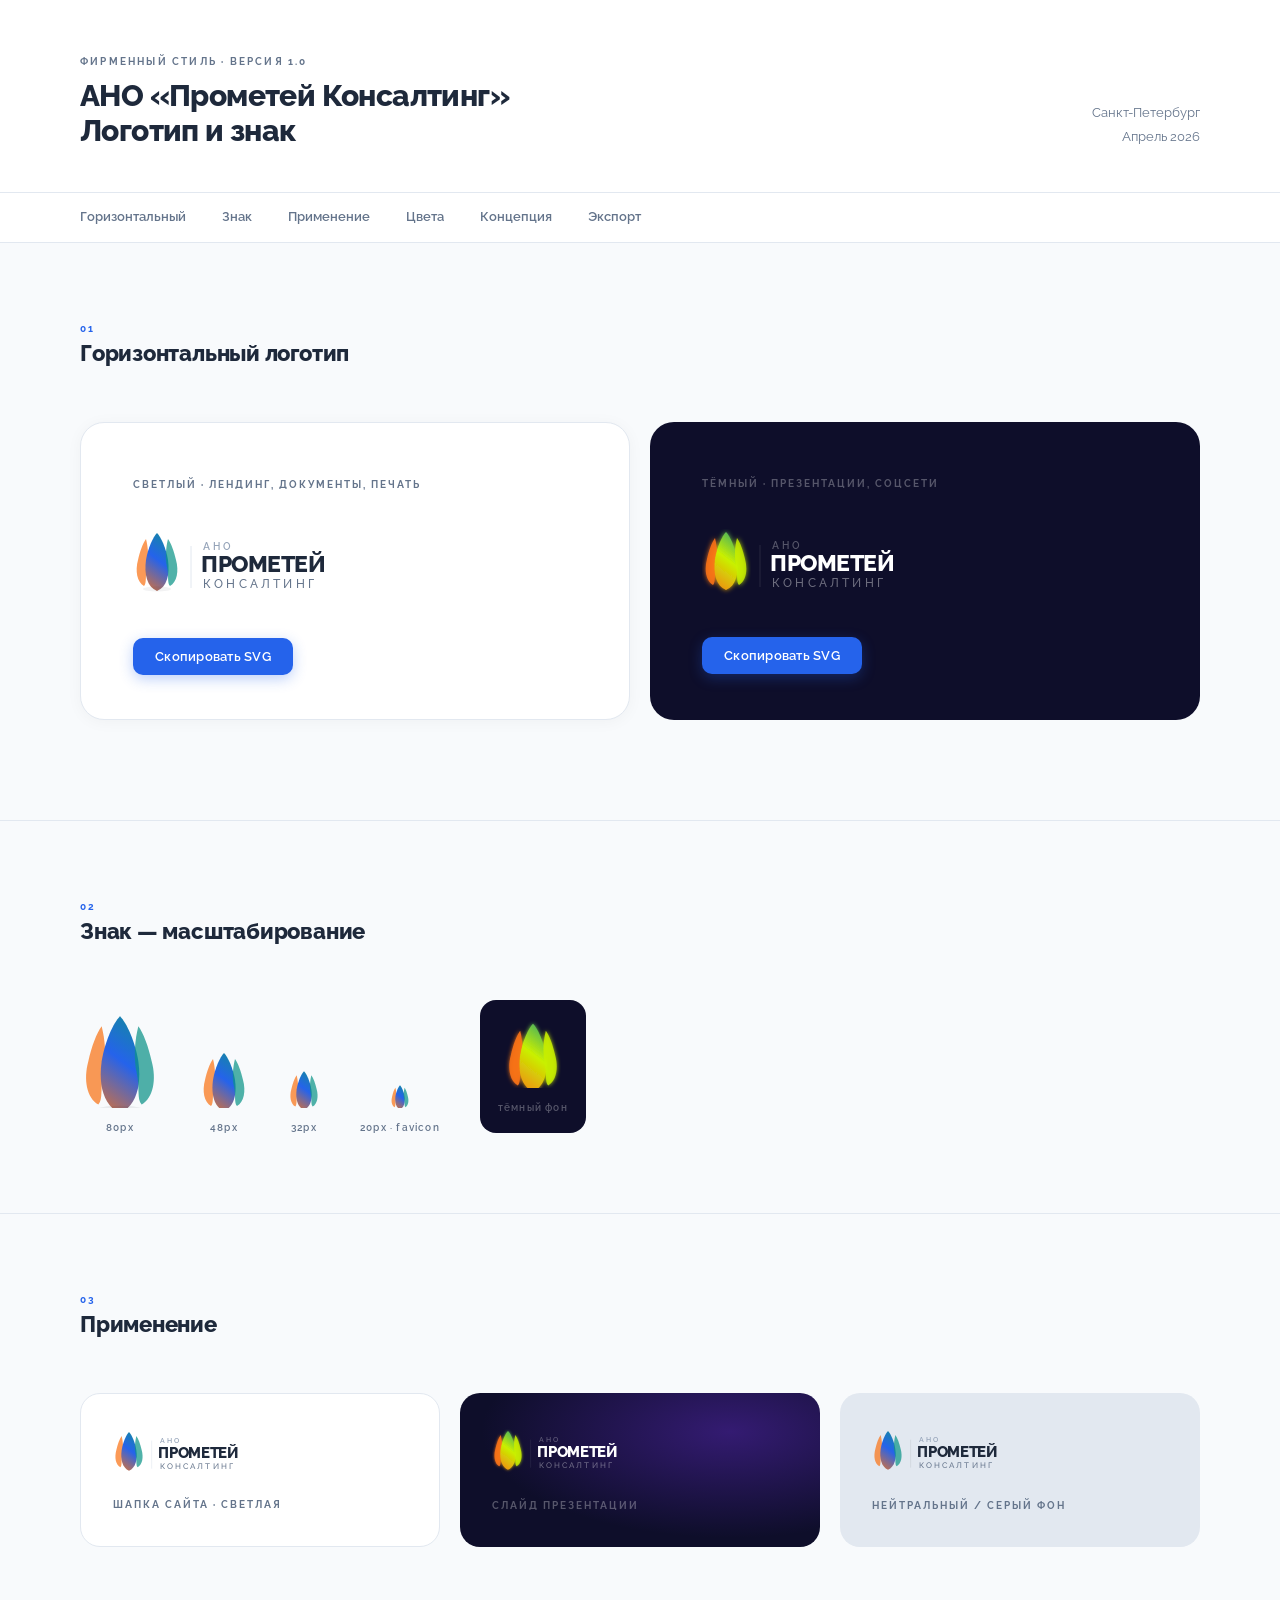
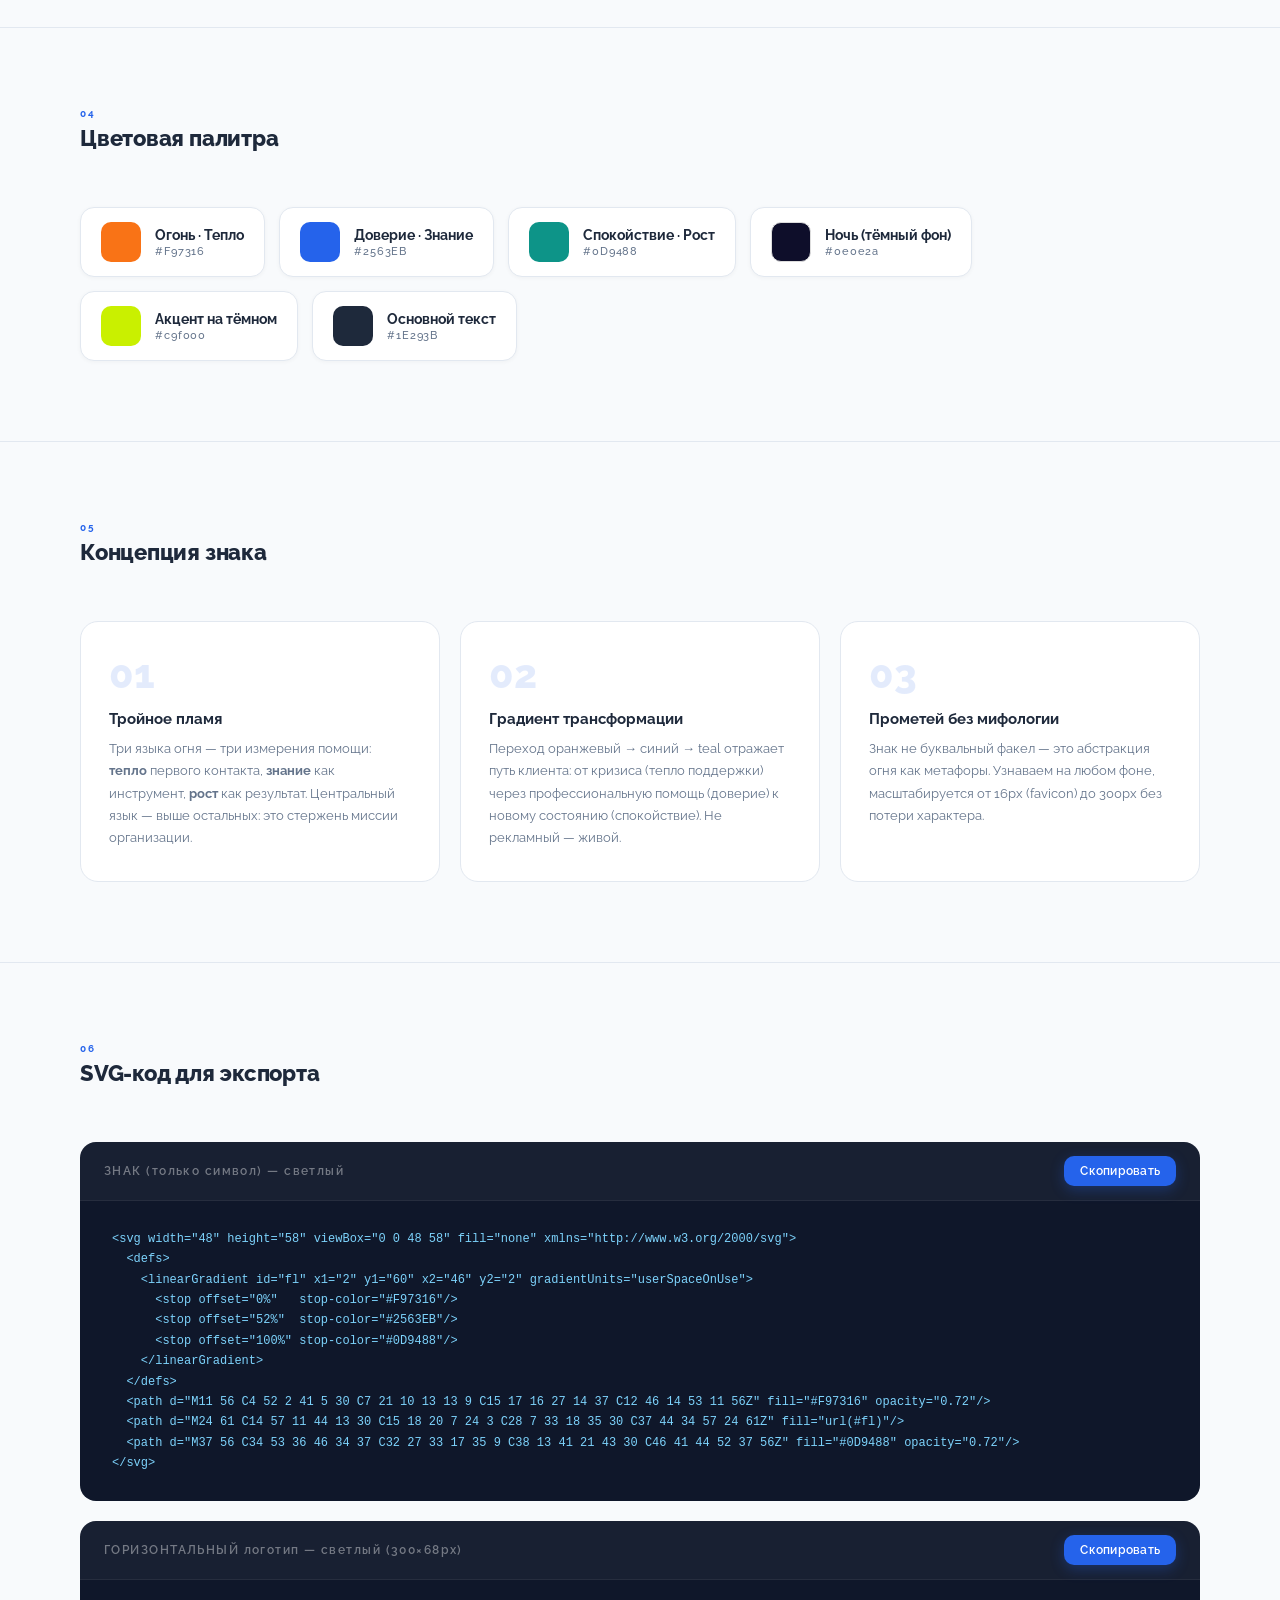
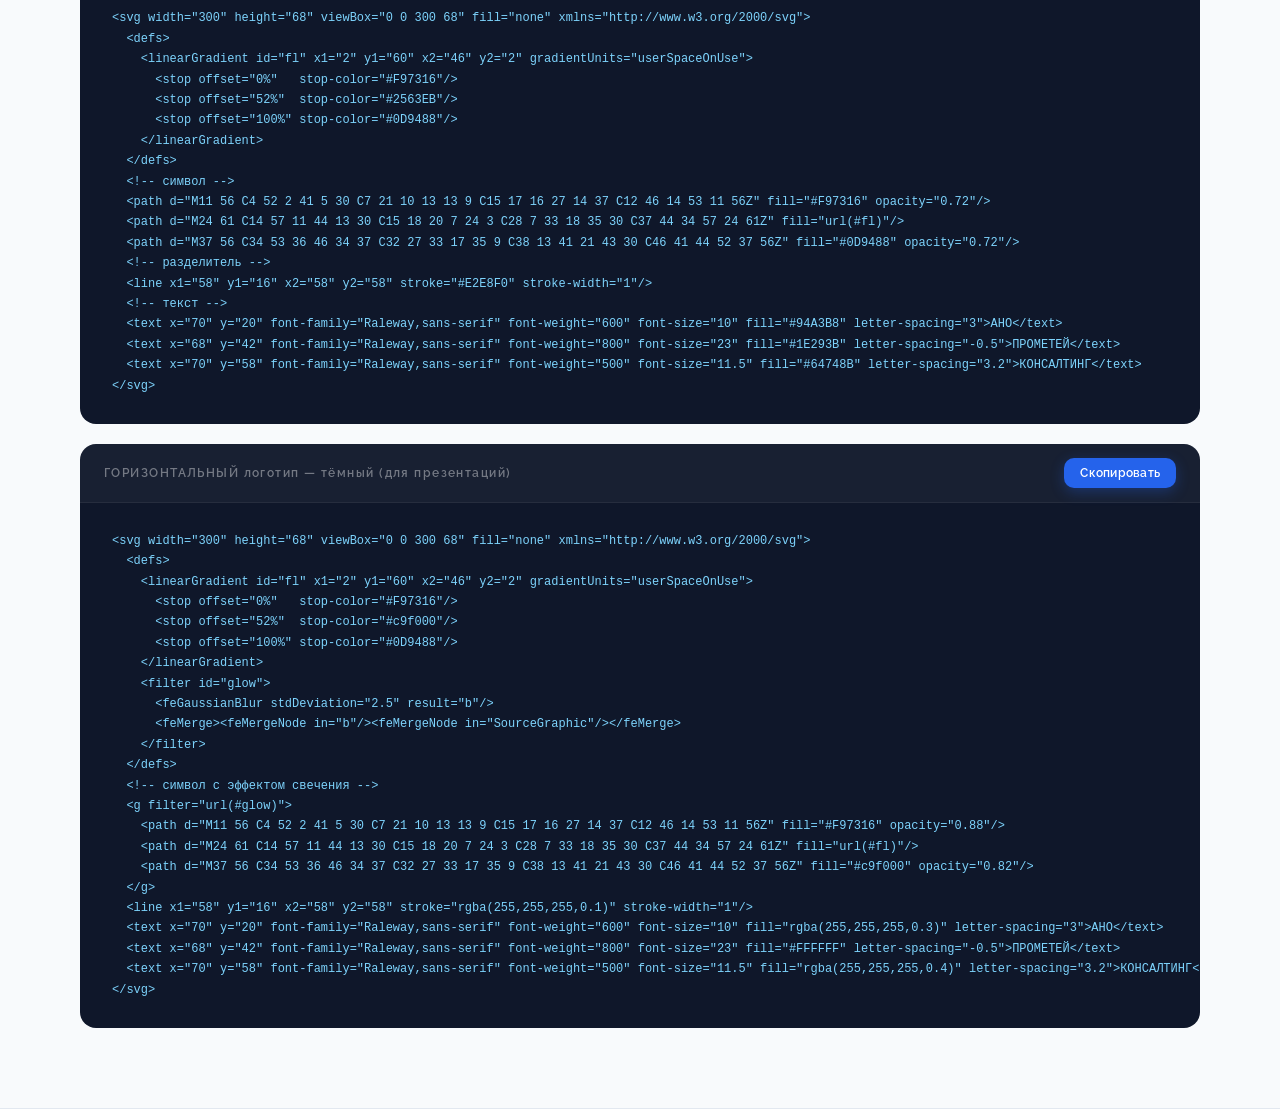
<file: logo.html>
<!DOCTYPE html>
<html lang="ru">
<head>
  <meta charset="UTF-8">
  <meta name="viewport" content="width=device-width, initial-scale=1.0">
  <title>Логотип — АНО «Прометей Консалтинг»</title>
  <link rel="preconnect" href="https://fonts.googleapis.com">
  <link href="https://fonts.googleapis.com/css2?family=Raleway:wght@300;400;500;600;700;800&display=swap" rel="stylesheet">
  <style>
    *, *::before, *::after { box-sizing: border-box; margin: 0; padding: 0; }

    :root {
      --blue:    #2563EB;
      --teal:    #0D9488;
      --orange:  #F97316;
      --dark:    #1E293B;
      --muted:   #64748B;
      --border:  #E2E8F0;
      --bg:      #F8FAFC;
      --surface: #FFFFFF;
      --bg-dark: #0e0e2a;
      --lime:    #c9f000;
    }

    html { font-family: 'Raleway', sans-serif; scroll-behavior: smooth; }
    body { background: var(--bg); color: var(--dark); min-height: 100vh; }

    /* ── PAGE HEADER ─────────────────────────── */
    .page-header {
      padding: 56px 80px 44px;
      border-bottom: 1px solid var(--border);
      display: flex;
      justify-content: space-between;
      align-items: flex-end;
      background: var(--surface);
    }
    .ph-eyebrow {
      font-size: 10px;
      font-weight: 700;
      letter-spacing: 0.22em;
      text-transform: uppercase;
      color: var(--muted);
      margin-bottom: 12px;
    }
    .ph-title {
      font-size: 30px;
      font-weight: 800;
      letter-spacing: -0.02em;
      line-height: 1.15;
    }
    .ph-meta {
      text-align: right;
      font-size: 13px;
      color: var(--muted);
      line-height: 1.8;
    }

    /* ── NAV ──────────────────────────────────── */
    .page-nav {
      display: flex;
      gap: 0;
      padding: 0 80px;
      border-bottom: 1px solid var(--border);
      background: var(--surface);
      position: sticky;
      top: 0;
      z-index: 10;
    }
    .nav-item {
      padding: 16px 0;
      margin-right: 36px;
      font-size: 13px;
      font-weight: 600;
      color: var(--muted);
      text-decoration: none;
      border-bottom: 2px solid transparent;
      transition: all 0.2s;
    }
    .nav-item:hover { color: var(--blue); border-bottom-color: var(--blue); }

    /* ── SECTIONS ─────────────────────────────── */
    .section {
      padding: 80px;
      border-bottom: 1px solid var(--border);
    }
    .section-num {
      font-size: 10px;
      font-weight: 700;
      letter-spacing: 0.22em;
      text-transform: uppercase;
      color: var(--blue);
      margin-bottom: 6px;
    }
    .section-title {
      font-size: 22px;
      font-weight: 800;
      letter-spacing: -0.01em;
      margin-bottom: 56px;
    }

    /* ── LOGO GRID ────────────────────────────── */
    .logo-grid {
      display: grid;
      grid-template-columns: 1fr 1fr;
      gap: 20px;
      margin-bottom: 20px;
    }
    .logo-card {
      border-radius: 24px;
      padding: 56px 52px 44px;
      display: flex;
      flex-direction: column;
      align-items: flex-start;
      gap: 40px;
    }
    .logo-card.on-light {
      background: var(--surface);
      border: 1px solid var(--border);
      box-shadow: 0 2px 16px rgba(0,0,0,0.04);
    }
    .logo-card.on-dark { background: var(--bg-dark); }
    .logo-card.on-grey { background: #CBD5E1; }

    .card-tag {
      font-size: 10px;
      font-weight: 700;
      letter-spacing: 0.2em;
      text-transform: uppercase;
    }
    .on-light .card-tag, .on-grey .card-tag { color: var(--muted); }
    .on-dark .card-tag  { color: rgba(255,255,255,0.3); }

    /* ── ICON SIZE SHOWCASE ───────────────────── */
    .icon-row {
      display: flex;
      gap: 40px;
      align-items: flex-end;
      flex-wrap: wrap;
    }
    .icon-item {
      display: flex;
      flex-direction: column;
      align-items: center;
      gap: 14px;
    }
    .icon-sz {
      font-size: 10px;
      font-weight: 600;
      letter-spacing: 0.12em;
      color: var(--muted);
    }
    .icon-dark-bg {
      background: var(--bg-dark);
      padding: 20px 18px;
      border-radius: 16px;
    }

    /* ── PALETTE ──────────────────────────────── */
    .palette-grid {
      display: flex;
      gap: 14px;
      flex-wrap: wrap;
    }
    .chip {
      display: flex;
      align-items: center;
      gap: 14px;
      padding: 14px 20px;
      background: var(--surface);
      border: 1px solid var(--border);
      border-radius: 14px;
      box-shadow: 0 1px 4px rgba(0,0,0,0.04);
    }
    .swatch {
      width: 40px; height: 40px;
      border-radius: 10px;
      flex-shrink: 0;
    }
    .chip-name { font-size: 14px; font-weight: 700; margin-bottom: 2px; }
    .chip-hex  { font-size: 11px; color: var(--muted); letter-spacing: 0.08em; font-weight: 500; }

    /* ── RATIONALE ────────────────────────────── */
    .rationale {
      display: grid;
      grid-template-columns: 1fr 1fr 1fr;
      gap: 20px;
    }
    .rat-card {
      background: var(--surface);
      border: 1px solid var(--border);
      border-radius: 18px;
      padding: 32px 28px;
    }
    .rat-num {
      font-size: 40px;
      font-weight: 800;
      color: var(--blue);
      opacity: 0.12;
      margin-bottom: 16px;
      line-height: 1;
    }
    .rat-title { font-size: 15px; font-weight: 700; margin-bottom: 10px; }
    .rat-text  { font-size: 13px; color: var(--muted); line-height: 1.7; }

    /* ── COPY BUTTON ──────────────────────────── */
    .copy-btn {
      display: inline-flex;
      align-items: center;
      gap: 8px;
      padding: 11px 22px;
      background: var(--blue);
      color: #fff;
      border: none;
      border-radius: 10px;
      font-family: 'Raleway', sans-serif;
      font-size: 13px;
      font-weight: 600;
      cursor: pointer;
      letter-spacing: 0.02em;
      transition: all 0.2s ease;
      box-shadow: 0 4px 14px rgba(37,99,235,0.3);
    }
    .copy-btn:hover { background: #1d4ed8; transform: translateY(-1px); box-shadow: 0 6px 18px rgba(37,99,235,0.38); }
    .copy-btn.ok    { background: var(--teal); box-shadow: 0 4px 14px rgba(13,148,136,0.35); }

    /* ── CODE BLOCK ───────────────────────────── */
    .code-wrap {
      background: #0f172a;
      border-radius: 16px;
      overflow: hidden;
      margin-top: 32px;
    }
    .code-header {
      display: flex;
      justify-content: space-between;
      align-items: center;
      padding: 14px 24px;
      background: rgba(255,255,255,0.04);
      border-bottom: 1px solid rgba(255,255,255,0.06);
    }
    .code-label {
      font-size: 12px;
      font-weight: 600;
      color: rgba(255,255,255,0.4);
      letter-spacing: 0.12em;
    }
    .code-block {
      padding: 28px 32px;
      overflow-x: auto;
    }
    .code-block pre {
      font-family: 'Fira Code', 'JetBrains Mono', 'Courier New', monospace;
      font-size: 12px;
      color: #7dd3fc;
      line-height: 1.7;
      white-space: pre;
    }

    /* ── FLAME ANIMATION ──────────────────────── */
    @keyframes breathe {
      0%,100% { transform: scaleY(1)   scaleX(1);    }
      30%      { transform: scaleY(1.025) scaleX(0.985); }
      60%      { transform: scaleY(0.975) scaleX(1.01);  }
    }
    .live { transform-origin: 50% 100%; animation: breathe 4s ease-in-out infinite; }

    /* ── USAGE EXAMPLES ───────────────────────── */
    .usage-grid {
      display: grid;
      grid-template-columns: 1fr 1fr 1fr;
      gap: 20px;
    }
    .usage-card {
      border-radius: 20px;
      padding: 36px 32px;
      display: flex;
      flex-direction: column;
      align-items: flex-start;
      gap: 24px;
    }
    .usage-label {
      font-size: 10px;
      font-weight: 700;
      letter-spacing: 0.2em;
      text-transform: uppercase;
      color: var(--muted);
      margin-top: auto;
    }
  </style>
</head>
<body>

<!-- ─────────────── PAGE HEADER ─────────────── -->
<header class="page-header">
  <div>
    <p class="ph-eyebrow">Фирменный стиль · Версия 1.0</p>
    <h1 class="ph-title">АНО «Прометей Консалтинг»<br>Логотип и знак</h1>
  </div>
  <div class="ph-meta">
    Санкт-Петербург<br>Апрель 2026
  </div>
</header>

<!-- ─────────────── NAV ─────────────── -->
<nav class="page-nav">
  <a href="#horizontal" class="nav-item">Горизонтальный</a>
  <a href="#icon"       class="nav-item">Знак</a>
  <a href="#usage"      class="nav-item">Применение</a>
  <a href="#palette"    class="nav-item">Цвета</a>
  <a href="#concept"    class="nav-item">Концепция</a>
  <a href="#export"     class="nav-item">Экспорт</a>
</nav>

<main>

<!-- ═══════════════════════════════════════════
     01  ГОРИЗОНТАЛЬНЫЙ ЛОГОТИП
════════════════════════════════════════════ -->
<section class="section" id="horizontal">
  <p class="section-num">01</p>
  <h2 class="section-title">Горизонтальный логотип</h2>

  <div class="logo-grid">

    <!-- СВЕТЛЫЙ -->
    <div class="logo-card on-light">
      <span class="card-tag">Светлый · лендинг, документы, печать</span>

      <svg id="logo-h-light" width="300" viewBox="0 0 300 68" fill="none" xmlns="http://www.w3.org/2000/svg">
        <defs>
          <linearGradient id="fl-hl" x1="2" y1="60" x2="46" y2="2" gradientUnits="userSpaceOnUse">
            <stop offset="0%"   stop-color="#F97316"/>
            <stop offset="52%"  stop-color="#2563EB"/>
            <stop offset="100%" stop-color="#0D9488"/>
          </linearGradient>
        </defs>
        <!-- ПЛАМЯ -->
        <g class="live">
          <!-- левый язык -->
          <path d="M11 56 C4 52 2 41 5 30 C7 21 10 13 13 9 C15 17 16 27 14 37 C12 46 14 53 11 56Z" fill="#F97316" opacity="0.72"/>
          <!-- центральный (самый высокий) -->
          <path d="M24 61 C14 57 11 44 13 30 C15 18 20 7 24 3 C28 7 33 18 35 30 C37 44 34 57 24 61Z" fill="url(#fl-hl)"/>
          <!-- правый язык -->
          <path d="M37 56 C34 53 36 46 34 37 C32 27 33 17 35 9 C38 13 41 21 43 30 C46 41 44 52 37 56Z" fill="#0D9488" opacity="0.72"/>
          <!-- основание-тень -->
          <ellipse cx="24" cy="59" rx="14" ry="2.5" fill="#1E293B" opacity="0.06"/>
        </g>
        <!-- разделитель -->
        <line x1="58" y1="16" x2="58" y2="58" stroke="#E2E8F0" stroke-width="1"/>
        <!-- АНО -->
        <text x="70" y="20" font-family="Raleway,sans-serif" font-weight="600" font-size="10" fill="#94A3B8" letter-spacing="3">АНО</text>
        <!-- ПРОМЕТЕЙ -->
        <text x="68" y="42" font-family="Raleway,sans-serif" font-weight="800" font-size="23" fill="#1E293B" letter-spacing="-0.5">ПРОМЕТЕЙ</text>
        <!-- КОНСАЛТИНГ -->
        <text x="70" y="58" font-family="Raleway,sans-serif" font-weight="500" font-size="11.5" fill="#64748B" letter-spacing="3.2">КОНСАЛТИНГ</text>
      </svg>

      <button class="copy-btn" onclick="copySVG('logo-h-light', this)">
        Скопировать SVG
      </button>
    </div>

    <!-- ТЁМНЫЙ -->
    <div class="logo-card on-dark">
      <span class="card-tag">Тёмный · презентации, соцсети</span>

      <svg id="logo-h-dark" width="300" viewBox="0 0 300 68" fill="none" xmlns="http://www.w3.org/2000/svg">
        <defs>
          <linearGradient id="fl-hd" x1="2" y1="60" x2="46" y2="2" gradientUnits="userSpaceOnUse">
            <stop offset="0%"   stop-color="#F97316"/>
            <stop offset="52%"  stop-color="#c9f000"/>
            <stop offset="100%" stop-color="#0D9488"/>
          </linearGradient>
          <filter id="glow-h">
            <feGaussianBlur stdDeviation="2.5" result="b"/>
            <feMerge><feMergeNode in="b"/><feMergeNode in="SourceGraphic"/></feMerge>
          </filter>
        </defs>
        <g class="live" filter="url(#glow-h)">
          <path d="M11 56 C4 52 2 41 5 30 C7 21 10 13 13 9 C15 17 16 27 14 37 C12 46 14 53 11 56Z" fill="#F97316" opacity="0.88"/>
          <path d="M24 61 C14 57 11 44 13 30 C15 18 20 7 24 3 C28 7 33 18 35 30 C37 44 34 57 24 61Z" fill="url(#fl-hd)"/>
          <path d="M37 56 C34 53 36 46 34 37 C32 27 33 17 35 9 C38 13 41 21 43 30 C46 41 44 52 37 56Z" fill="#c9f000" opacity="0.82"/>
        </g>
        <line x1="58" y1="16" x2="58" y2="58" stroke="rgba(255,255,255,0.1)" stroke-width="1"/>
        <text x="70" y="20" font-family="Raleway,sans-serif" font-weight="600" font-size="10" fill="rgba(255,255,255,0.3)" letter-spacing="3">АНО</text>
        <text x="68" y="42" font-family="Raleway,sans-serif" font-weight="800" font-size="23" fill="#FFFFFF" letter-spacing="-0.5">ПРОМЕТЕЙ</text>
        <text x="70" y="58" font-family="Raleway,sans-serif" font-weight="500" font-size="11.5" fill="rgba(255,255,255,0.4)" letter-spacing="3.2">КОНСАЛТИНГ</text>
      </svg>

      <button class="copy-btn" onclick="copySVG('logo-h-dark', this)">
        Скопировать SVG
      </button>
    </div>
  </div>
</section>


<!-- ═══════════════════════════════════════════
     02  ЗНАК — МАСШТАБИРОВАНИЕ
════════════════════════════════════════════ -->
<section class="section" id="icon">
  <p class="section-num">02</p>
  <h2 class="section-title">Знак — масштабирование</h2>

  <div class="icon-row">

    <!-- 160px — светлый -->
    <div class="icon-item">
      <svg width="80" height="97" viewBox="0 0 48 58" fill="none" xmlns="http://www.w3.org/2000/svg">
        <defs>
          <linearGradient id="fi-a" x1="2" y1="60" x2="46" y2="2" gradientUnits="userSpaceOnUse">
            <stop offset="0%"   stop-color="#F97316"/>
            <stop offset="52%"  stop-color="#2563EB"/>
            <stop offset="100%" stop-color="#0D9488"/>
          </linearGradient>
        </defs>
        <g class="live">
          <path d="M11 56 C4 52 2 41 5 30 C7 21 10 13 13 9 C15 17 16 27 14 37 C12 46 14 53 11 56Z" fill="#F97316" opacity="0.72"/>
          <path d="M24 61 C14 57 11 44 13 30 C15 18 20 7 24 3 C28 7 33 18 35 30 C37 44 34 57 24 61Z" fill="url(#fi-a)"/>
          <path d="M37 56 C34 53 36 46 34 37 C32 27 33 17 35 9 C38 13 41 21 43 30 C46 41 44 52 37 56Z" fill="#0D9488" opacity="0.72"/>
          <ellipse cx="24" cy="59" rx="14" ry="2.2" fill="#1E293B" opacity="0.07"/>
        </g>
      </svg>
      <span class="icon-sz">80px</span>
    </div>

    <!-- 48px -->
    <div class="icon-item">
      <svg width="48" height="58" viewBox="0 0 48 58" fill="none" xmlns="http://www.w3.org/2000/svg">
        <defs>
          <linearGradient id="fi-b" x1="2" y1="60" x2="46" y2="2" gradientUnits="userSpaceOnUse">
            <stop offset="0%"   stop-color="#F97316"/>
            <stop offset="52%"  stop-color="#2563EB"/>
            <stop offset="100%" stop-color="#0D9488"/>
          </linearGradient>
        </defs>
        <path d="M11 56 C4 52 2 41 5 30 C7 21 10 13 13 9 C15 17 16 27 14 37 C12 46 14 53 11 56Z" fill="#F97316" opacity="0.72"/>
        <path d="M24 61 C14 57 11 44 13 30 C15 18 20 7 24 3 C28 7 33 18 35 30 C37 44 34 57 24 61Z" fill="url(#fi-b)"/>
        <path d="M37 56 C34 53 36 46 34 37 C32 27 33 17 35 9 C38 13 41 21 43 30 C46 41 44 52 37 56Z" fill="#0D9488" opacity="0.72"/>
      </svg>
      <span class="icon-sz">48px</span>
    </div>

    <!-- 32px -->
    <div class="icon-item">
      <svg width="32" height="39" viewBox="0 0 48 58" fill="none" xmlns="http://www.w3.org/2000/svg">
        <defs>
          <linearGradient id="fi-c" x1="2" y1="60" x2="46" y2="2" gradientUnits="userSpaceOnUse">
            <stop offset="0%"   stop-color="#F97316"/>
            <stop offset="52%"  stop-color="#2563EB"/>
            <stop offset="100%" stop-color="#0D9488"/>
          </linearGradient>
        </defs>
        <path d="M11 56 C4 52 2 41 5 30 C7 21 10 13 13 9 C15 17 16 27 14 37 C12 46 14 53 11 56Z" fill="#F97316" opacity="0.72"/>
        <path d="M24 61 C14 57 11 44 13 30 C15 18 20 7 24 3 C28 7 33 18 35 30 C37 44 34 57 24 61Z" fill="url(#fi-c)"/>
        <path d="M37 56 C34 53 36 46 34 37 C32 27 33 17 35 9 C38 13 41 21 43 30 C46 41 44 52 37 56Z" fill="#0D9488" opacity="0.72"/>
      </svg>
      <span class="icon-sz">32px</span>
    </div>

    <!-- 20px — favicon -->
    <div class="icon-item">
      <svg width="20" height="24" viewBox="0 0 48 58" fill="none" xmlns="http://www.w3.org/2000/svg">
        <defs>
          <linearGradient id="fi-d" x1="2" y1="60" x2="46" y2="2" gradientUnits="userSpaceOnUse">
            <stop offset="0%"   stop-color="#F97316"/>
            <stop offset="52%"  stop-color="#2563EB"/>
            <stop offset="100%" stop-color="#0D9488"/>
          </linearGradient>
        </defs>
        <path d="M11 56 C4 52 2 41 5 30 C7 21 10 13 13 9 C15 17 16 27 14 37 C12 46 14 53 11 56Z" fill="#F97316" opacity="0.72"/>
        <path d="M24 61 C14 57 11 44 13 30 C15 18 20 7 24 3 C28 7 33 18 35 30 C37 44 34 57 24 61Z" fill="url(#fi-d)"/>
        <path d="M37 56 C34 53 36 46 34 37 C32 27 33 17 35 9 C38 13 41 21 43 30 C46 41 44 52 37 56Z" fill="#0D9488" opacity="0.72"/>
      </svg>
      <span class="icon-sz">20px · favicon</span>
    </div>

    <!-- тёмный фон -->
    <div class="icon-item icon-dark-bg">
      <svg width="56" height="68" viewBox="0 0 48 58" fill="none" xmlns="http://www.w3.org/2000/svg">
        <defs>
          <linearGradient id="fi-e" x1="2" y1="60" x2="46" y2="2" gradientUnits="userSpaceOnUse">
            <stop offset="0%"   stop-color="#F97316"/>
            <stop offset="52%"  stop-color="#c9f000"/>
            <stop offset="100%" stop-color="#0D9488"/>
          </linearGradient>
          <filter id="gw">
            <feGaussianBlur stdDeviation="2" result="b"/>
            <feMerge><feMergeNode in="b"/><feMergeNode in="SourceGraphic"/></feMerge>
          </filter>
        </defs>
        <g filter="url(#gw)">
          <path d="M11 56 C4 52 2 41 5 30 C7 21 10 13 13 9 C15 17 16 27 14 37 C12 46 14 53 11 56Z" fill="#F97316" opacity="0.9"/>
          <path d="M24 61 C14 57 11 44 13 30 C15 18 20 7 24 3 C28 7 33 18 35 30 C37 44 34 57 24 61Z" fill="url(#fi-e)"/>
          <path d="M37 56 C34 53 36 46 34 37 C32 27 33 17 35 9 C38 13 41 21 43 30 C46 41 44 52 37 56Z" fill="#c9f000" opacity="0.85"/>
        </g>
      </svg>
      <span class="icon-sz" style="color:rgba(255,255,255,0.3)">тёмный фон</span>
    </div>

  </div>
</section>


<!-- ═══════════════════════════════════════════
     03  ПРИМЕНЕНИЕ
════════════════════════════════════════════ -->
<section class="section" id="usage">
  <p class="section-num">03</p>
  <h2 class="section-title">Применение</h2>

  <div class="usage-grid">

    <!-- ЛЕНДИНГ HEADER -->
    <div class="usage-card on-light" style="background:#fff;border:1px solid var(--border);border-radius:20px;">
      <svg width="200" viewBox="0 0 300 68" fill="none" xmlns="http://www.w3.org/2000/svg">
        <defs>
          <linearGradient id="fu-a" x1="2" y1="60" x2="46" y2="2" gradientUnits="userSpaceOnUse">
            <stop offset="0%"   stop-color="#F97316"/>
            <stop offset="52%"  stop-color="#2563EB"/>
            <stop offset="100%" stop-color="#0D9488"/>
          </linearGradient>
        </defs>
        <path d="M11 56 C4 52 2 41 5 30 C7 21 10 13 13 9 C15 17 16 27 14 37 C12 46 14 53 11 56Z" fill="#F97316" opacity="0.72"/>
        <path d="M24 61 C14 57 11 44 13 30 C15 18 20 7 24 3 C28 7 33 18 35 30 C37 44 34 57 24 61Z" fill="url(#fu-a)"/>
        <path d="M37 56 C34 53 36 46 34 37 C32 27 33 17 35 9 C38 13 41 21 43 30 C46 41 44 52 37 56Z" fill="#0D9488" opacity="0.72"/>
        <line x1="58" y1="16" x2="58" y2="58" stroke="#E2E8F0" stroke-width="1"/>
        <text x="70" y="20" font-family="Raleway,sans-serif" font-weight="600" font-size="10" fill="#94A3B8" letter-spacing="3">АНО</text>
        <text x="68" y="42" font-family="Raleway,sans-serif" font-weight="800" font-size="23" fill="#1E293B" letter-spacing="-0.5">ПРОМЕТЕЙ</text>
        <text x="70" y="58" font-family="Raleway,sans-serif" font-weight="500" font-size="11.5" fill="#64748B" letter-spacing="3.2">КОНСАЛТИНГ</text>
      </svg>
      <span class="usage-label">Шапка сайта · светлая</span>
    </div>

    <!-- ПРЕЗЕНТАЦИЯ -->
    <div class="usage-card" style="background:radial-gradient(ellipse at 75% 25%, #341b72 0%, #0e0e2a 65%);border-radius:20px;">
      <svg width="200" viewBox="0 0 300 68" fill="none" xmlns="http://www.w3.org/2000/svg">
        <defs>
          <linearGradient id="fu-b" x1="2" y1="60" x2="46" y2="2" gradientUnits="userSpaceOnUse">
            <stop offset="0%"   stop-color="#F97316"/>
            <stop offset="52%"  stop-color="#c9f000"/>
            <stop offset="100%" stop-color="#0D9488"/>
          </linearGradient>
          <filter id="gfw">
            <feGaussianBlur stdDeviation="2" result="b"/>
            <feMerge><feMergeNode in="b"/><feMergeNode in="SourceGraphic"/></feMerge>
          </filter>
        </defs>
        <g filter="url(#gfw)">
          <path d="M11 56 C4 52 2 41 5 30 C7 21 10 13 13 9 C15 17 16 27 14 37 C12 46 14 53 11 56Z" fill="#F97316" opacity="0.88"/>
          <path d="M24 61 C14 57 11 44 13 30 C15 18 20 7 24 3 C28 7 33 18 35 30 C37 44 34 57 24 61Z" fill="url(#fu-b)"/>
          <path d="M37 56 C34 53 36 46 34 37 C32 27 33 17 35 9 C38 13 41 21 43 30 C46 41 44 52 37 56Z" fill="#c9f000" opacity="0.82"/>
        </g>
        <line x1="58" y1="16" x2="58" y2="58" stroke="rgba(255,255,255,0.1)" stroke-width="1"/>
        <text x="70" y="20" font-family="Raleway,sans-serif" font-weight="600" font-size="10" fill="rgba(255,255,255,0.3)" letter-spacing="3">АНО</text>
        <text x="68" y="42" font-family="Raleway,sans-serif" font-weight="800" font-size="23" fill="#FFFFFF" letter-spacing="-0.5">ПРОМЕТЕЙ</text>
        <text x="70" y="58" font-family="Raleway,sans-serif" font-weight="500" font-size="11.5" fill="rgba(255,255,255,0.4)" letter-spacing="3.2">КОНСАЛТИНГ</text>
      </svg>
      <span class="usage-label" style="color:rgba(255,255,255,0.3)">Слайд презентации</span>
    </div>

    <!-- СЕРЫЙ ФОН -->
    <div class="usage-card" style="background:#E2E8F0;border-radius:20px;">
      <svg width="200" viewBox="0 0 300 68" fill="none" xmlns="http://www.w3.org/2000/svg">
        <defs>
          <linearGradient id="fu-c" x1="2" y1="60" x2="46" y2="2" gradientUnits="userSpaceOnUse">
            <stop offset="0%"   stop-color="#F97316"/>
            <stop offset="52%"  stop-color="#2563EB"/>
            <stop offset="100%" stop-color="#0D9488"/>
          </linearGradient>
        </defs>
        <path d="M11 56 C4 52 2 41 5 30 C7 21 10 13 13 9 C15 17 16 27 14 37 C12 46 14 53 11 56Z" fill="#F97316" opacity="0.72"/>
        <path d="M24 61 C14 57 11 44 13 30 C15 18 20 7 24 3 C28 7 33 18 35 30 C37 44 34 57 24 61Z" fill="url(#fu-c)"/>
        <path d="M37 56 C34 53 36 46 34 37 C32 27 33 17 35 9 C38 13 41 21 43 30 C46 41 44 52 37 56Z" fill="#0D9488" opacity="0.72"/>
        <line x1="58" y1="16" x2="58" y2="58" stroke="rgba(0,0,0,0.1)" stroke-width="1"/>
        <text x="70" y="20" font-family="Raleway,sans-serif" font-weight="600" font-size="10" fill="#94A3B8" letter-spacing="3">АНО</text>
        <text x="68" y="42" font-family="Raleway,sans-serif" font-weight="800" font-size="23" fill="#1E293B" letter-spacing="-0.5">ПРОМЕТЕЙ</text>
        <text x="70" y="58" font-family="Raleway,sans-serif" font-weight="500" font-size="11.5" fill="#64748B" letter-spacing="3.2">КОНСАЛТИНГ</text>
      </svg>
      <span class="usage-label">Нейтральный / серый фон</span>
    </div>
  </div>
</section>


<!-- ═══════════════════════════════════════════
     04  ЦВЕТА
════════════════════════════════════════════ -->
<section class="section" id="palette">
  <p class="section-num">04</p>
  <h2 class="section-title">Цветовая палитра</h2>

  <div class="palette-grid">
    <div class="chip">
      <div class="swatch" style="background:#F97316;"></div>
      <div>
        <div class="chip-name">Огонь · Тепло</div>
        <div class="chip-hex">#F97316</div>
      </div>
    </div>
    <div class="chip">
      <div class="swatch" style="background:#2563EB;"></div>
      <div>
        <div class="chip-name">Доверие · Знание</div>
        <div class="chip-hex">#2563EB</div>
      </div>
    </div>
    <div class="chip">
      <div class="swatch" style="background:#0D9488;"></div>
      <div>
        <div class="chip-name">Спокойствие · Рост</div>
        <div class="chip-hex">#0D9488</div>
      </div>
    </div>
    <div class="chip">
      <div class="swatch" style="background:#0e0e2a;border:1px solid #ddd;"></div>
      <div>
        <div class="chip-name">Ночь (тёмный фон)</div>
        <div class="chip-hex">#0e0e2a</div>
      </div>
    </div>
    <div class="chip">
      <div class="swatch" style="background:#c9f000;"></div>
      <div>
        <div class="chip-name">Акцент на тёмном</div>
        <div class="chip-hex">#c9f000</div>
      </div>
    </div>
    <div class="chip">
      <div class="swatch" style="background:#1E293B;"></div>
      <div>
        <div class="chip-name">Основной текст</div>
        <div class="chip-hex">#1E293B</div>
      </div>
    </div>
  </div>
</section>


<!-- ═══════════════════════════════════════════
     05  КОНЦЕПЦИЯ
════════════════════════════════════════════ -->
<section class="section" id="concept">
  <p class="section-num">05</p>
  <h2 class="section-title">Концепция знака</h2>

  <div class="rationale">
    <div class="rat-card">
      <div class="rat-num">01</div>
      <div class="rat-title">Тройное пламя</div>
      <div class="rat-text">Три языка огня — три измерения помощи: <strong>тепло</strong> первого контакта, <strong>знание</strong> как инструмент, <strong>рост</strong> как результат. Центральный язык — выше остальных: это стержень миссии организации.</div>
    </div>
    <div class="rat-card">
      <div class="rat-num">02</div>
      <div class="rat-title">Градиент трансформации</div>
      <div class="rat-text">Переход оранжевый → синий → teal отражает путь клиента: от кризиса (тепло поддержки) через профессиональную помощь (доверие) к новому состоянию (спокойствие). Не рекламный — живой.</div>
    </div>
    <div class="rat-card">
      <div class="rat-num">03</div>
      <div class="rat-title">Прометей без мифологии</div>
      <div class="rat-text">Знак не буквальный факел — это абстракция огня как метафоры. Узнаваем на любом фоне, масштабируется от 16px (favicon) до 300px без потери характера.</div>
    </div>
  </div>
</section>


<!-- ═══════════════════════════════════════════
     06  ЭКСПОРТ SVG
════════════════════════════════════════════ -->
<section class="section" id="export">
  <p class="section-num">06</p>
  <h2 class="section-title">SVG-код для экспорта</h2>

  <!-- ТОЛЬКО ЗНАК -->
  <div class="code-wrap">
    <div class="code-header">
      <span class="code-label">ЗНАК (только символ) — светлый</span>
      <button class="copy-btn" style="font-size:12px;padding:8px 16px;" onclick="copyCode('code-icon', this)">Скопировать</button>
    </div>
    <div class="code-block">
      <pre id="code-icon">&lt;svg width="48" height="58" viewBox="0 0 48 58" fill="none" xmlns="http://www.w3.org/2000/svg"&gt;
  &lt;defs&gt;
    &lt;linearGradient id="fl" x1="2" y1="60" x2="46" y2="2" gradientUnits="userSpaceOnUse"&gt;
      &lt;stop offset="0%"   stop-color="#F97316"/&gt;
      &lt;stop offset="52%"  stop-color="#2563EB"/&gt;
      &lt;stop offset="100%" stop-color="#0D9488"/&gt;
    &lt;/linearGradient&gt;
  &lt;/defs&gt;
  &lt;path d="M11 56 C4 52 2 41 5 30 C7 21 10 13 13 9 C15 17 16 27 14 37 C12 46 14 53 11 56Z" fill="#F97316" opacity="0.72"/&gt;
  &lt;path d="M24 61 C14 57 11 44 13 30 C15 18 20 7 24 3 C28 7 33 18 35 30 C37 44 34 57 24 61Z" fill="url(#fl)"/&gt;
  &lt;path d="M37 56 C34 53 36 46 34 37 C32 27 33 17 35 9 C38 13 41 21 43 30 C46 41 44 52 37 56Z" fill="#0D9488" opacity="0.72"/&gt;
&lt;/svg&gt;</pre>
    </div>
  </div>

  <!-- ГОРИЗОНТАЛЬНЫЙ СВЕТЛЫЙ -->
  <div class="code-wrap" style="margin-top:20px;">
    <div class="code-header">
      <span class="code-label">ГОРИЗОНТАЛЬНЫЙ логотип — светлый (300×68px)</span>
      <button class="copy-btn" style="font-size:12px;padding:8px 16px;" onclick="copyCode('code-logo-light', this)">Скопировать</button>
    </div>
    <div class="code-block">
      <pre id="code-logo-light">&lt;svg width="300" height="68" viewBox="0 0 300 68" fill="none" xmlns="http://www.w3.org/2000/svg"&gt;
  &lt;defs&gt;
    &lt;linearGradient id="fl" x1="2" y1="60" x2="46" y2="2" gradientUnits="userSpaceOnUse"&gt;
      &lt;stop offset="0%"   stop-color="#F97316"/&gt;
      &lt;stop offset="52%"  stop-color="#2563EB"/&gt;
      &lt;stop offset="100%" stop-color="#0D9488"/&gt;
    &lt;/linearGradient&gt;
  &lt;/defs&gt;
  &lt;!-- символ --&gt;
  &lt;path d="M11 56 C4 52 2 41 5 30 C7 21 10 13 13 9 C15 17 16 27 14 37 C12 46 14 53 11 56Z" fill="#F97316" opacity="0.72"/&gt;
  &lt;path d="M24 61 C14 57 11 44 13 30 C15 18 20 7 24 3 C28 7 33 18 35 30 C37 44 34 57 24 61Z" fill="url(#fl)"/&gt;
  &lt;path d="M37 56 C34 53 36 46 34 37 C32 27 33 17 35 9 C38 13 41 21 43 30 C46 41 44 52 37 56Z" fill="#0D9488" opacity="0.72"/&gt;
  &lt;!-- разделитель --&gt;
  &lt;line x1="58" y1="16" x2="58" y2="58" stroke="#E2E8F0" stroke-width="1"/&gt;
  &lt;!-- текст --&gt;
  &lt;text x="70" y="20" font-family="Raleway,sans-serif" font-weight="600" font-size="10" fill="#94A3B8" letter-spacing="3"&gt;АНО&lt;/text&gt;
  &lt;text x="68" y="42" font-family="Raleway,sans-serif" font-weight="800" font-size="23" fill="#1E293B" letter-spacing="-0.5"&gt;ПРОМЕТЕЙ&lt;/text&gt;
  &lt;text x="70" y="58" font-family="Raleway,sans-serif" font-weight="500" font-size="11.5" fill="#64748B" letter-spacing="3.2"&gt;КОНСАЛТИНГ&lt;/text&gt;
&lt;/svg&gt;</pre>
    </div>
  </div>

  <!-- ГОРИЗОНТАЛЬНЫЙ ТЁМНЫЙ -->
  <div class="code-wrap" style="margin-top:20px;">
    <div class="code-header">
      <span class="code-label">ГОРИЗОНТАЛЬНЫЙ логотип — тёмный (для презентаций)</span>
      <button class="copy-btn" style="font-size:12px;padding:8px 16px;" onclick="copyCode('code-logo-dark', this)">Скопировать</button>
    </div>
    <div class="code-block">
      <pre id="code-logo-dark">&lt;svg width="300" height="68" viewBox="0 0 300 68" fill="none" xmlns="http://www.w3.org/2000/svg"&gt;
  &lt;defs&gt;
    &lt;linearGradient id="fl" x1="2" y1="60" x2="46" y2="2" gradientUnits="userSpaceOnUse"&gt;
      &lt;stop offset="0%"   stop-color="#F97316"/&gt;
      &lt;stop offset="52%"  stop-color="#c9f000"/&gt;
      &lt;stop offset="100%" stop-color="#0D9488"/&gt;
    &lt;/linearGradient&gt;
    &lt;filter id="glow"&gt;
      &lt;feGaussianBlur stdDeviation="2.5" result="b"/&gt;
      &lt;feMerge&gt;&lt;feMergeNode in="b"/&gt;&lt;feMergeNode in="SourceGraphic"/&gt;&lt;/feMerge&gt;
    &lt;/filter&gt;
  &lt;/defs&gt;
  &lt;!-- символ с эффектом свечения --&gt;
  &lt;g filter="url(#glow)"&gt;
    &lt;path d="M11 56 C4 52 2 41 5 30 C7 21 10 13 13 9 C15 17 16 27 14 37 C12 46 14 53 11 56Z" fill="#F97316" opacity="0.88"/&gt;
    &lt;path d="M24 61 C14 57 11 44 13 30 C15 18 20 7 24 3 C28 7 33 18 35 30 C37 44 34 57 24 61Z" fill="url(#fl)"/&gt;
    &lt;path d="M37 56 C34 53 36 46 34 37 C32 27 33 17 35 9 C38 13 41 21 43 30 C46 41 44 52 37 56Z" fill="#c9f000" opacity="0.82"/&gt;
  &lt;/g&gt;
  &lt;line x1="58" y1="16" x2="58" y2="58" stroke="rgba(255,255,255,0.1)" stroke-width="1"/&gt;
  &lt;text x="70" y="20" font-family="Raleway,sans-serif" font-weight="600" font-size="10" fill="rgba(255,255,255,0.3)" letter-spacing="3"&gt;АНО&lt;/text&gt;
  &lt;text x="68" y="42" font-family="Raleway,sans-serif" font-weight="800" font-size="23" fill="#FFFFFF" letter-spacing="-0.5"&gt;ПРОМЕТЕЙ&lt;/text&gt;
  &lt;text x="70" y="58" font-family="Raleway,sans-serif" font-weight="500" font-size="11.5" fill="rgba(255,255,255,0.4)" letter-spacing="3.2"&gt;КОНСАЛТИНГ&lt;/text&gt;
&lt;/svg&gt;</pre>
    </div>
  </div>

</section>

</main>

<script>
  function copySVG(id, btn) {
    const el = document.getElementById(id);
    if (!el) return;
    navigator.clipboard.writeText(new XMLSerializer().serializeToString(el)).then(() => {
      btn.textContent = 'Скопировано ✓';
      btn.classList.add('ok');
      setTimeout(() => { btn.textContent = 'Скопировать SVG'; btn.classList.remove('ok'); }, 2000);
    });
  }

  function copyCode(id, btn) {
    const el = document.getElementById(id);
    if (!el) return;
    navigator.clipboard.writeText(el.textContent).then(() => {
      btn.textContent = 'Скопировано ✓';
      btn.classList.add('ok');
      setTimeout(() => { btn.textContent = 'Скопировать'; btn.classList.remove('ok'); }, 2000);
    });
  }
</script>

</body>
</html>
</file>
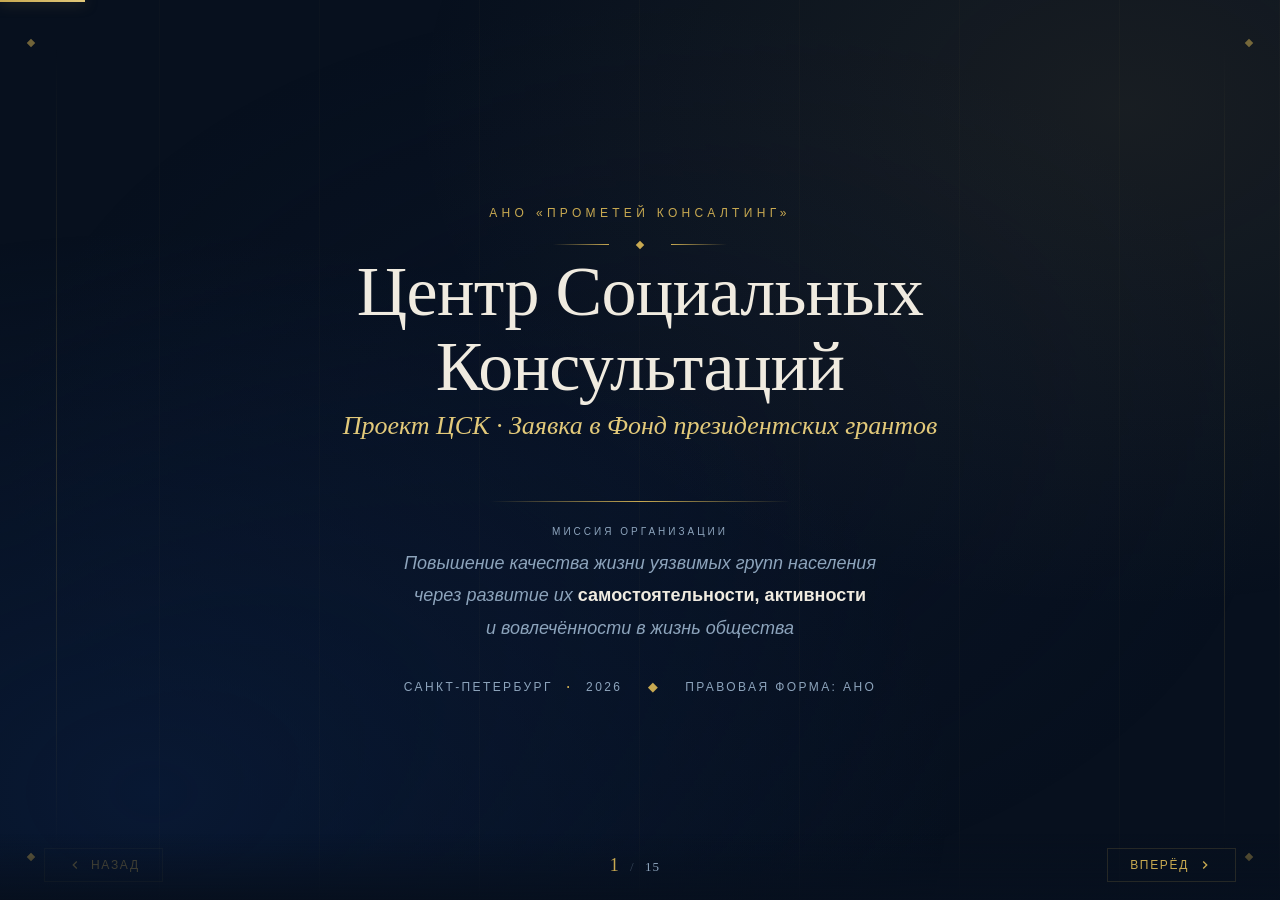
<file: presentation.html>
<!DOCTYPE html>
<html lang="ru">
<head>
<meta charset="UTF-8">
<meta name="viewport" content="width=device-width, initial-scale=1.0">
<title>ЦСК — АНО «Прометей Консалтинг» · 2026</title>
<style>
*, *::before, *::after { box-sizing: border-box; margin: 0; padding: 0; }

:root {
  --bg:         #07101e;
  --bg-alt:     #0c1828;
  --gold:       #c8a951;
  --gold-light: #e2c97a;
  --gold-dim:   rgba(200, 169, 81, 0.22);
  --gold-glow:  rgba(200, 169, 81, 0.08);
  --white:      #f0ebe0;
  --grey:       #8da4bc;
  --grey-dim:   rgba(141, 164, 188, 0.25);
  --card-bg:    rgba(255,255,255,0.032);
  --card-border:rgba(200, 169, 81, 0.16);
  --font-d: 'Palatino Linotype', 'Book Antiqua', Palatino, Georgia, serif;
  --font-b: 'Optima', 'Candara', 'Gill Sans MT', 'Trebuchet MS', sans-serif;
}

html, body {
  width: 100%; height: 100%;
  overflow: hidden;
  background: var(--bg);
  font-family: var(--font-b);
  color: var(--white);
}

/* ── AMBIENT BACKGROUND ─────────────────────────────── */
body::before {
  content: '';
  position: fixed; inset: 0; z-index: 0; pointer-events: none;
  background:
    repeating-linear-gradient(90deg,
      transparent 0px, transparent 159px,
      rgba(200,169,81,0.022) 159px, rgba(200,169,81,0.022) 160px),
    radial-gradient(ellipse at 88% 12%, rgba(200,169,81,0.09) 0%, transparent 45%),
    radial-gradient(ellipse at 12% 88%, rgba(10,30,65,0.6) 0%, transparent 50%),
    radial-gradient(ellipse at 50% 50%, rgba(12,24,50,0.3) 0%, transparent 70%);
}

/* ── PROGRESS BAR ────────────────────────────────────── */
#progressBar {
  position: fixed; top: 0; left: 0; height: 2px; z-index: 200;
  background: linear-gradient(to right, var(--gold), var(--gold-light));
  box-shadow: 0 0 14px rgba(200,169,81,0.55);
  transition: width 0.45s cubic-bezier(.4,0,.2,1);
}

/* ── SLIDE SYSTEM ────────────────────────────────────── */
.presentation { position: fixed; inset: 0; z-index: 1; }

.slide {
  position: absolute; inset: 0;
  display: flex; flex-direction: column;
  justify-content: center; align-items: flex-start;
  padding: 56px 80px 80px;
  opacity: 0;
  transition: opacity 0.55s ease;
  pointer-events: none;
  overflow: hidden;
}
.slide.active { opacity: 1; pointer-events: all; }

/* ── NAVIGATION ──────────────────────────────────────── */
.nav {
  position: fixed; bottom: 0; left: 0; right: 0; z-index: 100;
  display: flex; align-items: center; justify-content: space-between;
  padding: 14px 44px 18px;
  background: linear-gradient(to top, rgba(7,16,30,0.97) 0%, transparent 100%);
}
.nav-btn {
  background: transparent;
  border: 1px solid var(--card-border);
  color: var(--gold);
  font-family: var(--font-b);
  font-size: 12px; letter-spacing: 0.14em; text-transform: uppercase;
  padding: 8px 22px; cursor: pointer;
  display: flex; align-items: center; gap: 8px;
  transition: all 0.22s;
}
.nav-btn:hover { background: var(--gold-glow); border-color: var(--gold); }
.nav-btn svg { width: 16px; height: 16px; fill: currentColor; }

.slide-counter {
  font-family: var(--font-d);
  font-size: 13px; color: var(--grey); letter-spacing: 0.08em;
}
.slide-counter .cur { color: var(--gold); font-size: 18px; }

/* ── DECORATORS ──────────────────────────────────────── */
.deco-line {
  display: block; height: 1px;
  background: linear-gradient(to right, var(--gold), transparent);
  margin: 14px 0;
}
.deco-label {
  font-size: 11px; letter-spacing: 0.28em; text-transform: uppercase;
  color: var(--gold); font-family: var(--font-b); margin-bottom: 10px;
}
.diamond { display: inline-block; width: 6px; height: 6px;
  background: var(--gold); transform: rotate(45deg); margin: 0 10px; }

/* ── TYPOGRAPHY ──────────────────────────────────────── */
.slide-label {
  font-size: 11px; letter-spacing: 0.3em; text-transform: uppercase;
  color: var(--gold); margin-bottom: 14px;
}
h2.st {
  font-family: var(--font-d); font-size: clamp(26px,3.4vw,44px);
  font-weight: normal; color: var(--white); line-height: 1.12;
}
h2.st strong { color: var(--gold-light); }
.lead { font-size: 17px; line-height: 1.72; color: var(--grey); max-width: 680px; }
.lead strong { color: var(--white); }

/* ── LAYOUT HELPERS ──────────────────────────────────── */
.cb { width: 100%; max-width: 1120px; margin: 0 auto; }

.g2 { display: grid; grid-template-columns: 1fr 1fr; gap: 28px; width: 100%; }
.g3 { display: grid; grid-template-columns: repeat(3,1fr); gap: 16px; width: 100%; }
.g4 { display: grid; grid-template-columns: repeat(4,1fr); gap: 14px; width: 100%; }
.g-offset { display: grid; grid-template-columns: 2fr 3fr; gap: 44px; width: 100%; }

/* ── CARD ────────────────────────────────────────────── */
.card {
  background: var(--card-bg);
  border: 1px solid var(--card-border);
  padding: 20px 22px;
}
.card-label { font-size: 10px; letter-spacing: 0.25em; text-transform: uppercase; color: var(--gold); margin-bottom: 8px; }
.card-title { font-family: var(--font-d); font-size: 17px; color: var(--white); margin-bottom: 7px; line-height: 1.3; }
.card-body { font-size: 13px; color: var(--grey); line-height: 1.6; }

/* ── ELEGANT LIST ────────────────────────────────────── */
.el { list-style: none; padding: 0; }
.el li {
  display: flex; align-items: flex-start; gap: 13px;
  padding: 9px 0; border-bottom: 1px solid rgba(255,255,255,0.042);
  font-size: 15px; color: var(--grey); line-height: 1.55;
}
.el li:last-child { border-bottom: none; }
.el li::before { content: '◆'; color: var(--gold); font-size: 8px; margin-top: 5px; flex-shrink: 0; }
.el li strong { color: var(--white); }

/* ── STAT ────────────────────────────────────────────── */
.stat-huge {
  font-family: var(--font-d); font-size: clamp(80px,12vw,136px);
  color: var(--gold); line-height: 1; font-weight: normal; opacity: 0.82;
}

/* ── COMPARISON ──────────────────────────────────────── */
.comparison { display: grid; grid-template-columns: 1fr 1fr; gap: 0; width: 100%; margin-top: 22px; }
.comp-col { padding: 24px 28px; }
.comp-col.old { background: rgba(255,255,255,0.018); border: 1px solid rgba(255,255,255,0.07); opacity: 0.72; }
.comp-col.new { background: rgba(200,169,81,0.045); border: 1px solid var(--gold-dim); border-left: 3px solid var(--gold); }
.comp-label { font-size: 10px; letter-spacing: 0.25em; text-transform: uppercase; margin-bottom: 14px; }
.comp-col.old .comp-label { color: var(--grey); }
.comp-col.new .comp-label { color: var(--gold); }
.comp-list { list-style: none; font-size: 15px; line-height: 1.85; }
.comp-col.old .comp-list li::before { content: '✗  '; color: #c04040; font-size: 11px; }
.comp-col.new .comp-list li::before { content: '◆  '; color: var(--gold); font-size: 9px; }
.comp-col.old .comp-list { color: #7a8a9a; }
.comp-col.new .comp-list { color: var(--grey); }
.comp-col.new .comp-list li strong { color: var(--white); }

/* ── BLOCKQUOTE ──────────────────────────────────────── */
blockquote.pull {
  border-left: 3px solid var(--gold);
  padding: 14px 0 14px 26px;
  margin: 20px 0;
  font-family: var(--font-d); font-size: clamp(17px,2.1vw,24px);
  font-style: italic; color: var(--white); line-height: 1.5;
  max-width: 740px;
}

/* ── TABLE ───────────────────────────────────────────── */
table.pt { width: 100%; border-collapse: collapse; font-size: 14px; margin-top: 14px; }
table.pt th {
  text-align: left; padding: 9px 16px;
  font-size: 10px; letter-spacing: 0.22em; text-transform: uppercase;
  color: var(--gold); border-bottom: 1px solid var(--gold-dim);
  font-weight: normal; font-family: var(--font-b);
}
table.pt td {
  padding: 11px 16px; border-bottom: 1px solid rgba(255,255,255,0.038);
  color: var(--grey); vertical-align: top; line-height: 1.5;
}
table.pt td:first-child { color: var(--white); font-size: 15px; }
table.pt td:last-child { color: rgba(200,169,81,0.65); font-size: 13px; }
table.pt tr:hover td { background: rgba(200,169,81,0.035); }

/* ── METHOD GRID ─────────────────────────────────────── */
.method-grid { display: grid; grid-template-columns: 1fr 1fr; gap: 10px; width: 100%; margin-top: 14px; }
.method-item { display: flex; gap: 13px; padding: 13px 15px;
  background: var(--card-bg); border: 1px solid var(--card-border); align-items: flex-start; }
.method-num { font-family: var(--font-d); font-size: 22px; color: var(--gold);
  opacity: 0.38; line-height: 1; flex-shrink: 0; min-width: 26px; }
.method-name { font-size: 14px; color: var(--white); margin-bottom: 3px; font-weight: 500; }
.method-result { font-size: 12px; color: var(--grey); line-height: 1.4; }

/* ── SERVICE GRID ────────────────────────────────────── */
.service-grid { display: grid; grid-template-columns: repeat(3,1fr); gap: 8px; width: 100%; margin-top: 14px; }
.service-item {
  background: var(--card-bg); border: 1px solid var(--card-border);
  padding: 12px 14px; font-size: 13px; color: var(--grey);
  display: flex; align-items: center; gap: 10px;
}
.service-item::before { content: ''; display: block; width: 4px; height: 4px;
  background: var(--gold); transform: rotate(45deg); flex-shrink: 0; }

/* ── FUNDING BARS ────────────────────────────────────── */
.funding-items { display: flex; flex-direction: column; gap: 14px; width: 100%; margin-top: 18px; }
.funding-item { display: flex; flex-direction: column; gap: 6px; }
.funding-label { display: flex; justify-content: space-between; align-items: center; font-size: 15px; }
.funding-name { color: var(--white); }
.funding-tag { font-size: 10px; letter-spacing: 0.15em; text-transform: uppercase;
  color: var(--gold); background: var(--gold-glow); border: 1px solid var(--gold-dim); padding: 2px 8px; }
.funding-bar { height: 2px; background: rgba(255,255,255,0.06); }
.funding-bar-fill { height: 100%; background: linear-gradient(to right, var(--gold), var(--gold-light)); }

/* ── RISK GRID ───────────────────────────────────────── */
.risk-grid { display: grid; grid-template-columns: repeat(3,1fr); gap: 12px; width: 100%; margin-top: 18px; }
.risk-item { background: var(--card-bg); border: 1px solid var(--card-border); padding: 16px 18px; }
.risk-type { font-size: 10px; letter-spacing: 0.2em; text-transform: uppercase; color: var(--gold); margin-bottom: 6px; }
.risk-name { font-family: var(--font-d); font-size: 15px; color: var(--white); margin-bottom: 7px; }
.risk-solution { font-size: 12px; color: var(--grey); line-height: 1.55; }

/* ── TIMELINE ────────────────────────────────────────── */
.timeline { display: grid; grid-template-columns: repeat(3,1fr);
  gap: 0; width: 100%; margin-top: 28px; position: relative; }
.timeline::before { content: ''; position: absolute; top: 31px; left: 10%; right: 10%;
  height: 1px; background: linear-gradient(to right, var(--gold-dim), var(--gold), var(--gold-dim)); }
.timeline-item { display: flex; flex-direction: column; align-items: center; padding: 0 18px; text-align: center; }
.timeline-year { width: 62px; height: 62px; border: 2px solid var(--gold); border-radius: 50%;
  display: flex; align-items: center; justify-content: center;
  font-family: var(--font-d); font-size: 18px; color: var(--gold);
  background: var(--bg); position: relative; z-index: 1; margin-bottom: 14px; }
.timeline-title { font-family: var(--font-d); font-size: 16px; color: var(--white); margin-bottom: 10px; }
.timeline-items { list-style: none; font-size: 13px; color: var(--grey); text-align: left; line-height: 1.75; }
.timeline-items li::before { content: '— '; color: var(--gold); }

/* ── VS ROW ──────────────────────────────────────────── */
.vs-row { display: flex; gap: 14px; margin-top: 22px; justify-content: center; }
.vs-item { flex: 1; max-width: 300px; background: var(--card-bg);
  border: 1px solid var(--card-border); padding: 16px 18px; text-align: left; }
.vs-item.us { border-color: var(--gold); background: rgba(200,169,81,0.052); }
.vs-item-label { font-size: 10px; letter-spacing: 0.2em; text-transform: uppercase; color: var(--grey); margin-bottom: 7px; }
.vs-item.us .vs-item-label { color: var(--gold); }
.vs-item-name { font-family: var(--font-d); font-size: 15px; color: var(--white); margin-bottom: 6px; }
.vs-item-weak { font-size: 12px; color: rgba(255,100,100,0.55); line-height: 1.45; }
.vs-item.us .vs-item-weak { color: var(--gold); font-size: 13px; }

/* ── TITLE SLIDE ─────────────────────────────────────── */
.slide.title-slide {
  justify-content: center; align-items: center; text-align: center; padding: 60px;
}
.td { position: absolute; top: 0; bottom: 0; width: 56px;
  display: flex; flex-direction: column; justify-content: space-between; padding: 40px 0; }
.td.l { left: 28px; align-items: flex-start; }
.td.r { right: 28px; align-items: flex-end; }
.td-line { width: 1px; flex: 1; background: linear-gradient(to bottom, transparent, var(--gold-dim), transparent); margin: 0 auto; }
.td-dot { width: 6px; height: 6px; background: var(--gold); transform: rotate(45deg); opacity: 0.55; }

.title-slide .org-name { font-size: 12px; letter-spacing: 0.36em; text-transform: uppercase; color: var(--gold); margin-bottom: 22px; }
.title-slide h1 { font-family: var(--font-d); font-size: clamp(38px,5.5vw,70px);
  font-weight: normal; color: var(--white); line-height: 1.08; letter-spacing: -0.01em; margin-bottom: 6px; }
.title-slide .subtitle { font-family: var(--font-d); font-size: clamp(16px,2.2vw,26px);
  color: var(--gold-light); font-weight: normal; font-style: italic; margin-bottom: 36px; }
.title-slide .mission-block { max-width: 620px; margin: 0 auto 36px; }
.title-slide .mission-label { font-size: 10px; letter-spacing: 0.3em; text-transform: uppercase; color: var(--grey); margin-bottom: 10px; }
.title-slide .mission-text { font-size: clamp(14px,1.7vw,18px); color: var(--grey); line-height: 1.8; font-style: italic; }
.title-slide .mission-text strong { color: var(--white); font-style: normal; }
.title-slide .meta { font-size: 12px; letter-spacing: 0.2em; text-transform: uppercase; color: var(--grey); }
.title-slide .meta strong { color: var(--gold); }

/* ── CLOSING SLIDE ───────────────────────────────────── */
.slide.closing { justify-content: center; align-items: center; text-align: center; padding: 60px; }
.closing .big-q { font-family: var(--font-d); font-size: clamp(19px,2.6vw,32px);
  font-style: italic; color: var(--white); max-width: 720px; line-height: 1.55; margin: 28px auto; }
.partner-badge { display: inline-flex; align-items: center; gap: 12px;
  border: 1px solid var(--card-border); padding: 11px 22px; margin-top: 18px;
  font-size: 14px; color: var(--grey); }

/* ── CHIP ────────────────────────────────────────────── */
.chip { display: inline-block; padding: 5px 12px; border: 1px solid var(--card-border); font-size: 13px; color: var(--grey); }

/* ── HR ACCENT ───────────────────────────────────────── */
.hr-gold { height: 1px; background: linear-gradient(to right, transparent, var(--gold), transparent); border: 0; }
.hr-left { height: 1px; background: linear-gradient(to right, var(--gold), transparent); border: 0; }

/* ══════════════════════════════════════════════════════
   MOBILE — всё до 768px
══════════════════════════════════════════════════════ */
@media (max-width: 768px) {

  /* Слайды: убираем fixed-height, разрешаем скролл */
  .slide {
    padding: 48px 20px 80px;
    justify-content: flex-start;
    overflow-y: auto;
    -webkit-overflow-scrolling: touch;
  }

  /* Скрываем декоративные колонки на мобиле */
  .td { display: none; }

  /* Заголовки */
  h2.st { font-size: clamp(22px, 6vw, 32px); }
  .slide-label { font-size: 10px; letter-spacing: 0.22em; }

  /* Все двух- трёх- четырёхколоночные сетки → 1 колонка */
  .g2, .g3, .g4, .g-offset,
  .method-grid, .service-grid,
  .risk-grid, .comparison,
  .two-col { grid-template-columns: 1fr !important; gap: 12px; }

  /* Сравнение: убираем визуальное разделение */
  .comp-col.new { border-left: 3px solid var(--gold); }

  /* Огромная цифра поменьше */
  .stat-huge { font-size: clamp(64px, 18vw, 100px); }

  /* Карточки */
  .card { padding: 16px 16px; }

  /* Таблица партнёров: скролл по горизонтали */
  .pt { font-size: 12px; }
  .pt th, .pt td { padding: 8px 10px; }

  /* Таймлайн → вертикальный */
  .timeline {
    grid-template-columns: 1fr;
    gap: 24px;
  }
  .timeline::before { display: none; }
  .timeline-item { flex-direction: row; align-items: flex-start; gap: 16px; text-align: left; }
  .timeline-year { flex-shrink: 0; margin-bottom: 0; width: 48px; height: 48px; font-size: 16px; }
  .timeline-title { font-size: 15px; margin-bottom: 6px; }

  /* VS-ряд → колонка */
  .vs-row { flex-direction: column; align-items: stretch; }
  .vs-item { max-width: 100%; }

  /* Funding bars */
  .funding-items { margin-top: 12px; }

  /* Blockquote */
  blockquote.pull { font-size: clamp(15px, 4vw, 19px); padding-left: 18px; }

  /* Навигация */
  .nav { padding: 10px 16px 14px; }
  .nav-btn { padding: 8px 14px; font-size: 11px; }
  .slide-counter { font-size: 12px; }
  .slide-counter .cur { font-size: 16px; }

  /* Титульный слайд */
  .slide.title-slide { padding: 48px 24px 90px; justify-content: center; }
  .title-slide h1 { font-size: clamp(30px, 8vw, 46px); }
  .title-slide .subtitle { font-size: clamp(14px, 4vw, 20px); margin-bottom: 24px; }
  .title-slide .mission-text { font-size: 14px; }
  .title-slide .org-name { font-size: 10px; letter-spacing: 0.25em; }

  /* Финальный слайд */
  .closing .big-q { font-size: clamp(16px, 5vw, 22px); }
  .partner-badge { flex-direction: column; gap: 6px; text-align: center; font-size: 13px; padding: 12px 16px; }

  /* Оргсхема: уменьшаем узлы */
  .cb [style*="padding:12px 52px"] { padding: 10px 24px !important; font-size: 15px !important; }
  .cb [style*="padding:10px 40px"] { padding: 10px 18px !important; font-size: 14px !important; }

  /* Chips */
  .chip { font-size: 12px; padding: 4px 10px; }

  /* Elegant list */
  .el li { font-size: 14px; }

  /* Service items */
  .service-item { font-size: 13px; }

  /* Method items */
  .method-name { font-size: 13px; }
  .method-result { font-size: 11px; }

  /* Risk items */
  .risk-grid { grid-template-columns: 1fr 1fr !important; gap: 10px; }
  .risk-name { font-size: 13px; }
  .risk-solution { font-size: 11px; }
}

/* Очень маленькие экраны (до 400px) */
@media (max-width: 400px) {
  .slide { padding: 44px 16px 76px; }
  .risk-grid { grid-template-columns: 1fr !important; }
  h2.st { font-size: 20px; }
}
</style>
</head>
<body>

<div id="progressBar"></div>

<div class="presentation">

<!-- ══════════════════════════════════════════════════
     СЛАЙД 1 — ТИТУЛЬНЫЙ
═══════════════════════════════════════════════════ -->
<section class="slide title-slide active" id="s1">
  <div class="td l"><div class="td-dot"></div><div class="td-line"></div><div class="td-dot"></div></div>
  <div class="td r"><div class="td-dot"></div><div class="td-line"></div><div class="td-dot"></div></div>

  <div class="org-name">АНО «Прометей Консалтинг»</div>

  <div style="display:flex;align-items:center;gap:18px;justify-content:center;margin-bottom:6px">
    <div style="height:1px;width:56px;background:linear-gradient(to right,transparent,var(--gold))"></div>
    <div class="diamond"></div>
    <div style="height:1px;width:56px;background:linear-gradient(to left,transparent,var(--gold))"></div>
  </div>

  <h1>Центр Социальных<br>Консультаций</h1>
  <div class="subtitle">Проект ЦСК · Заявка в Фонд президентских грантов</div>

  <hr class="hr-gold" style="width:300px;margin:24px auto">

  <div class="mission-block">
    <div class="mission-label">Миссия организации</div>
    <div class="mission-text">
      Повышение качества жизни уязвимых групп населения<br>
      через развитие их <strong>самостоятельности, активности</strong><br>
      и вовлечённости в жизнь общества
    </div>
  </div>

  <div class="meta">
    Санкт-Петербург <strong style="margin:0 8px">·</strong> 2026
    <strong style="margin-left:20px">◆</strong>
    <span style="margin-left:20px">Правовая форма: АНО</span>
  </div>
</section>


<!-- ══════════════════════════════════════════════════
     СЛАЙД 2 — ПРОБЛЕМА И АКТУАЛЬНОСТЬ
═══════════════════════════════════════════════════ -->
<section class="slide" id="s2">
  <div class="cb">
    <div class="slide-label">Актуальность и проблематика</div>

    <div class="g-offset" style="align-items:center">
      <div>
        <div class="stat-huge">15%</div>
        <div style="font-size:12px;color:var(--gold);letter-spacing:0.12em;text-transform:uppercase;margin-top:10px">
          населения России · Росстат, 2025
        </div>
        <div style="margin-top:18px;font-size:15px;color:var(--grey);line-height:1.75">
          нуждаются в социальной поддержке. При этом<br>
          традиционные подходы формируют<br>
          <strong style="color:var(--white)">зависимость</strong>, а не самостоятельность.
        </div>
      </div>

      <div>
        <h2 class="st" style="margin-bottom:20px">Где сломана<br><strong>система?</strong></h2>
        <hr class="hr-left" style="width:70px;margin-bottom:20px">
        <ul class="el">
          <li><strong>Пассивная помощь</strong> — проблему решают вместо клиента, не с ним</li>
          <li><strong>Разовый эффект</strong> — нет устойчивого, долгосрочного результата</li>
          <li><strong>Нет комплексности</strong> — психологические, правовые и социальные задачи решаются раздельно</li>
          <li><strong>Стигматизация</strong> — человек не становится активным участником своей жизни</li>
          <li><strong>Дефицит охвата</strong> — особо уязвимые группы (ветераны СВО, семьи погибших) остаются без системной поддержки</li>
        </ul>
      </div>
    </div>
  </div>
</section>


<!-- ══════════════════════════════════════════════════
     СЛАЙД 3 — НАШ ОТВЕТ
═══════════════════════════════════════════════════ -->
<section class="slide" id="s3">
  <div class="cb">
    <div class="slide-label">Наш подход</div>
    <h2 class="st">Активизация, а не<br><strong>пассивная опека</strong></h2>
    <hr class="hr-left" style="width:80px;margin:14px 0 24px">

    <div class="comparison">
      <div class="comp-col old">
        <div class="comp-label">Традиционный подход</div>
        <ul class="comp-list">
          <li>Помогают <em>вместо</em> клиента</li>
          <li>Разовая консультация без сопровождения</li>
          <li>Клиент — пассивный получатель услуги</li>
          <li>Стандартизированные программы</li>
          <li>Формируется зависимость от помощи</li>
        </ul>
      </div>
      <div class="comp-col new">
        <div class="comp-label">Подход ЦСК — Активизация</div>
        <ul class="comp-list">
          <li>Даём <strong>инструменты</strong> — клиент решает сам</li>
          <li><strong>Системное сопровождение</strong> на всём пути</li>
          <li>Клиент — <strong>активный участник</strong> процесса</li>
          <li><strong>Индивидуальный план</strong> активизации</li>
          <li>Устойчивая <strong>самостоятельность</strong> как результат</li>
        </ul>
      </div>
    </div>

    <blockquote class="pull" style="margin-top:22px">
      «Мы не решаем проблемы за вас. Мы помогаем вам решать их самостоятельно.»
    </blockquote>
  </div>
</section>


<!-- ══════════════════════════════════════════════════
     СЛАЙД 4 — ЦЕЛЕВЫЕ ГРУППЫ
═══════════════════════════════════════════════════ -->
<section class="slide" id="s4">
  <div class="cb">
    <div class="slide-label">Целевые группы</div>
    <h2 class="st">Кому мы помогаем</h2>
    <hr class="hr-left" style="width:70px;margin-bottom:22px">

    <div class="g4">
      <div class="card">
        <div class="card-label">Группа I</div>
        <div class="card-title">Ветераны и семьи</div>
        <div class="card-body">
          Ветераны боевых действий, семьи погибших и без вести пропавших
          в ходе СВО — реабилитация и сопровождение
        </div>
      </div>
      <div class="card">
        <div class="card-label">Группа II</div>
        <div class="card-title">Пожилые и люди с инвалидностью</div>
        <div class="card-body">
          Поддержка самостоятельности, социальная адаптация,
          правовое просвещение и защита прав
        </div>
      </div>
      <div class="card">
        <div class="card-label">Группа III</div>
        <div class="card-title">Семьи в трудной ситуации</div>
        <div class="card-body">
          Одинокие отцы и матери, семьи в кризисных
          жизненных обстоятельствах, вопросы обучения и трудоустройства
        </div>
      </div>
      <div class="card">
        <div class="card-label">Группа IV</div>
        <div class="card-title">Молодёжь из групп риска</div>
        <div class="card-body">
          Профилактика девиантного поведения, профориентация,
          самореализация и развитие гражданской активности
        </div>
      </div>
    </div>

    <div style="margin-top:18px;padding:13px 20px;background:var(--card-bg);border-left:3px solid var(--gold);">
      <span style="font-size:12px;color:var(--gold);letter-spacing:0.1em;text-transform:uppercase;margin-right:10px">Терапевтические мишени ЦСК</span>
      <span style="font-size:13px;color:var(--grey)">неустроенность · алкоголизм · наркомания · семейные конфликты · жилищные проблемы · трудоустройство · самореализация</span>
    </div>
  </div>
</section>


<!-- ══════════════════════════════════════════════════
     СЛАЙД 5 — МЕТОДОЛОГИЯ
═══════════════════════════════════════════════════ -->
<section class="slide" id="s5">
  <div class="cb">
    <div class="slide-label">Методология</div>
    <h2 class="st">Комплекс услуг ЦСК</h2>
    <div style="font-size:14px;color:var(--grey);margin:8px 0 18px">
      Научная и методическая поддержка:
      <strong style="color:var(--white)">СПбГУ</strong>
      — социальная клиника, медиаторы, психологи, студенты-практиканты
    </div>

    <div class="service-grid">
      <div class="service-item">Психодиагностика</div>
      <div class="service-item">Развитие личности</div>
      <div class="service-item">Психокоррекция</div>
      <div class="service-item">Профориентация</div>
      <div class="service-item">Семейная психотерапия</div>
      <div class="service-item">Юридическое и правовое просвещение</div>
      <div class="service-item">Тренинги, семинары, лекции</div>
      <div class="service-item">Бытовая конфликтология</div>
      <div class="service-item">Профилактика девиаций</div>
      <div class="service-item">Работа с общественными объединениями</div>
      <div class="service-item">Социальное проектирование</div>
      <div class="service-item">Взаимодействие с органами власти</div>
    </div>

    <div style="margin-top:14px;display:flex;gap:12px;flex-wrap:wrap">
      <div style="padding:10px 16px;background:var(--card-bg);border:1px solid var(--card-border);font-size:13px;color:var(--grey);display:flex;align-items:center;gap:8px">
        <span style="color:var(--gold)">◆</span><strong style="color:var(--white)">Телефон доверия</strong> · служба немедленного реагирования
      </div>
      <div style="padding:10px 16px;background:var(--card-bg);border:1px solid var(--card-border);font-size:13px;color:var(--grey);display:flex;align-items:center;gap:8px">
        <span style="color:var(--gold)">◆</span><strong style="color:var(--white)">Онлайн-платформа</strong> · доступ к услугам 24/7
      </div>
      <div style="padding:10px 16px;background:var(--card-bg);border:1px solid var(--card-border);font-size:13px;color:var(--grey);display:flex;align-items:center;gap:8px">
        <span style="color:var(--gold)">◆</span><strong style="color:var(--white)">Группы поддержки</strong> · отдельное помещение, куратор
      </div>
    </div>
  </div>
</section>


<!-- ══════════════════════════════════════════════════
     СЛАЙД 6 — ОРГАНИЗАЦИОННАЯ СТРУКТУРА
═══════════════════════════════════════════════════ -->
<section class="slide" id="s6">
  <div class="cb">
    <div class="slide-label">Организация</div>
    <h2 class="st">Структура управления</h2>
    <div style="font-size:14px;color:var(--grey);margin-bottom:26px">
      Минимальная структура без дублирования — каждый элемент решает конкретную задачу
    </div>

    <div style="display:flex;flex-direction:column;align-items:center;gap:0">

      <!-- Директор -->
      <div style="background:rgba(200,169,81,0.1);border:1px solid var(--gold);
                  padding:12px 52px;font-family:var(--font-d);font-size:18px;
                  color:var(--gold-light);text-align:center;letter-spacing:0.04em">
        Директор
      </div>
      <div style="width:1px;height:20px;background:var(--gold-dim)"></div>

      <!-- Руководитель программ -->
      <div style="background:var(--card-bg);border:1px solid var(--card-border);
                  padding:10px 40px;font-size:16px;color:var(--white);text-align:center">
        Руководитель программ
      </div>
      <div style="width:1px;height:20px;background:var(--gold-dim)"></div>

      <!-- Горизонталь -->
      <div style="position:relative;display:flex;gap:14px">
        <div style="position:absolute;top:0;left:60px;right:60px;height:1px;
                    background:var(--gold-dim);transform:translateY(-1px)"></div>

        <div style="display:flex;flex-direction:column;align-items:center">
          <div style="width:1px;height:20px;background:var(--gold-dim)"></div>
          <div style="background:var(--card-bg);border:1px solid var(--card-border);
                      padding:10px 16px;font-size:13px;color:var(--grey);text-align:center">
            Специалисты по работе<br>с клиентами (×2–3)
          </div>
        </div>

        <div style="display:flex;flex-direction:column;align-items:center">
          <div style="width:1px;height:20px;background:var(--gold-dim)"></div>
          <div style="background:var(--card-bg);border:1px solid var(--card-border);
                      padding:10px 16px;font-size:13px;color:var(--grey);text-align:center">
            Координатор<br>волонтёров
          </div>
        </div>

        <div style="display:flex;flex-direction:column;align-items:center">
          <div style="width:1px;height:20px;background:var(--gold-dim)"></div>
          <div style="background:var(--card-bg);border:1px solid var(--card-border);
                      padding:10px 16px;font-size:13px;color:var(--grey);text-align:center">
            SMM-специалист
          </div>
        </div>
      </div>
    </div>

    <!-- Аутсорсинг -->
    <div style="margin-top:28px;display:flex;gap:12px;justify-content:center;flex-wrap:wrap">
      <div style="padding:8px 18px;border:1px dashed rgba(200,169,81,0.28);
                  font-size:13px;color:var(--grey);display:flex;align-items:center;gap:8px">
        <span style="color:var(--gold);opacity:.6">◇</span> Бухгалтерия — аутсорсинг
      </div>
      <div style="padding:8px 18px;border:1px dashed rgba(200,169,81,0.28);
                  font-size:13px;color:var(--grey);display:flex;align-items:center;gap:8px">
        <span style="color:var(--gold);opacity:.6">◇</span> Юридическое сопровождение — аутсорсинг
      </div>
      <div style="padding:8px 18px;border:1px dashed rgba(200,169,81,0.28);
                  font-size:13px;color:var(--grey);display:flex;align-items:center;gap:8px">
        <span style="color:var(--gold);opacity:.6">◇</span> IT-поддержка — аутсорсинг
      </div>
    </div>
  </div>
</section>


<!-- ══════════════════════════════════════════════════
     СЛАЙД 7 — АКТИВИЗАЦИЯ СОТРУДНИКОВ (ЭМПАУЭРМЕНТ)
═══════════════════════════════════════════════════ -->
<section class="slide" id="s7">
  <div class="cb">
    <div class="slide-label">Управление персоналом</div>
    <h2 class="st">Активизация сотрудников<br><strong>Эмпауэрмент</strong></h2>
    <hr class="hr-left" style="width:70px;margin-bottom:14px">

    <div class="method-grid">
      <div class="method-item">
        <div class="method-num">01</div>
        <div>
          <div class="method-name">Делегирование полномочий</div>
          <div class="method-result">Самостоятельность и ответственность каждого сотрудника</div>
        </div>
      </div>
      <div class="method-item">
        <div class="method-num">02</div>
        <div>
          <div class="method-name">Участие в принятии решений</div>
          <div class="method-result">Чувство причастности, рост инициативности</div>
        </div>
      </div>
      <div class="method-item">
        <div class="method-num">03</div>
        <div>
          <div class="method-name">Наставничество и коучинг</div>
          <div class="method-result">Быстрая адаптация, профессиональный рост</div>
        </div>
      </div>
      <div class="method-item">
        <div class="method-num">04</div>
        <div>
          <div class="method-name">Система внутреннего обучения</div>
          <div class="method-result">Новые навыки, повышение лояльности</div>
        </div>
      </div>
      <div class="method-item">
        <div class="method-num">05</div>
        <div>
          <div class="method-name">Конкурсы идей и проектных групп</div>
          <div class="method-result">Стимулирование креативности, выявление лидеров</div>
        </div>
      </div>
      <div class="method-item">
        <div class="method-num">06</div>
        <div>
          <div class="method-name">Гибкость в организации труда</div>
          <div class="method-result">Снижение выгорания, баланс работа–жизнь</div>
        </div>
      </div>
    </div>

    <div style="margin-top:14px;padding:12px 18px;background:var(--card-bg);
                border-left:3px solid var(--gold);font-size:14px;color:var(--grey)">
      <strong style="color:var(--white)">KPI команды:</strong>
      реализованные инициативы сотрудников
      <span style="color:var(--gold-dim);margin:0 8px">·</span>
      удовлетворённость клиентов
      <span style="color:var(--gold-dim);margin:0 8px">·</span>
      пройденные курсы самообучения
    </div>
  </div>
</section>


<!-- ══════════════════════════════════════════════════
     СЛАЙД 8 — АКТИВИЗАЦИЯ КЛИЕНТОВ
═══════════════════════════════════════════════════ -->
<section class="slide" id="s8">
  <div class="cb">
    <div class="slide-label">Работа с клиентами</div>
    <h2 class="st">Активизация клиентов</h2>
    <hr class="hr-left" style="width:70px;margin-bottom:20px">

    <div class="g2" style="align-items:start">
      <div>
        <div style="font-size:11px;letter-spacing:0.25em;text-transform:uppercase;color:var(--gold);margin-bottom:13px">Методы работы</div>
        <ul class="el">
          <li>Вовлечение клиента в разработку <strong>индивидуального плана</strong></li>
          <li><strong>Группы поддержки</strong> — отдельное помещение, сотрудник-куратор</li>
          <li>Обучение <strong>навыкам самообслуживания</strong></li>
          <li>Подробный <strong>социальный мониторинг</strong> территорий</li>
          <li>Служба <strong>немедленного реагирования</strong></li>
          <li>Работа с <strong>муниципальными советами</strong></li>
        </ul>
      </div>

      <div>
        <div style="font-size:11px;letter-spacing:0.25em;text-transform:uppercase;color:var(--gold);margin-bottom:13px">Форма оплаты — индивидуально</div>
        <div style="display:flex;flex-direction:column;gap:10px">
          <div style="padding:13px 16px;background:var(--card-bg);border:1px solid var(--card-border)">
            <div style="font-size:14px;color:var(--white);margin-bottom:4px">Частичная или полная оплата</div>
            <div style="font-size:12px;color:var(--grey)">исходя из статуса и возможностей клиента</div>
          </div>
          <div style="padding:13px 16px;background:var(--card-bg);border:1px solid var(--card-border)">
            <div style="font-size:14px;color:var(--white);margin-bottom:4px">«Отработка»</div>
            <div style="font-size:12px;color:var(--grey)">участие в общественных поручениях и делах организации</div>
          </div>
          <div style="padding:13px 16px;background:var(--card-bg);border:1px solid var(--card-border)">
            <div style="font-size:14px;color:var(--white);margin-bottom:4px">Волонтёрство</div>
            <div style="font-size:12px;color:var(--grey)">вовлечение в деятельность ЦСК как путь к активизации</div>
          </div>
        </div>
      </div>
    </div>
  </div>
</section>


<!-- ══════════════════════════════════════════════════
     СЛАЙД 9 — ФИНАНСИРОВАНИЕ
═══════════════════════════════════════════════════ -->
<section class="slide" id="s9">
  <div class="cb">
    <div class="slide-label">Финансовая модель</div>
    <h2 class="st">Финансирование<br>и фандрайзинг</h2>
    <hr class="hr-left" style="width:70px;margin-bottom:20px">

    <div class="g2" style="align-items:start">
      <div>
        <div style="font-size:11px;letter-spacing:0.25em;text-transform:uppercase;color:var(--gold);margin-bottom:4px">Источники финансирования</div>
        <div class="funding-items">
          <div class="funding-item">
            <div class="funding-label">
              <span class="funding-name">Президентские гранты</span>
              <span class="funding-tag">Приоритет</span>
            </div>
            <div class="funding-bar"><div class="funding-bar-fill" style="width:88%"></div></div>
          </div>
          <div class="funding-item">
            <div class="funding-label">
              <span class="funding-name">Государственные субсидии</span>
              <span class="funding-tag">Стабильно</span>
            </div>
            <div class="funding-bar"><div class="funding-bar-fill" style="width:65%"></div></div>
          </div>
          <div class="funding-item">
            <div class="funding-label">
              <span class="funding-name">Частные пожертвования</span>
            </div>
            <div class="funding-bar"><div class="funding-bar-fill" style="width:40%"></div></div>
          </div>
          <div class="funding-item">
            <div class="funding-label">
              <span class="funding-name">Коммерческие услуги</span>
            </div>
            <div class="funding-bar"><div class="funding-bar-fill" style="width:28%"></div></div>
          </div>
        </div>
        <div style="margin-top:12px;font-size:12px;color:var(--grey)">
          Коммерческие услуги: тренинги для бизнеса по инклюзии и управлению разнообразием
        </div>
      </div>

      <div>
        <div style="font-size:11px;letter-spacing:0.25em;text-transform:uppercase;color:var(--gold);margin-bottom:13px">Стратегия устойчивости</div>
        <ul class="el">
          <li><strong>Диверсификация</strong> — несколько независимых источников снижают риск</li>
          <li><strong>Резервный фонд</strong> — защита от кассовых разрывов</li>
          <li><strong>Специалист по грантам</strong> — выделяется при нескольких активных грантах</li>
          <li><strong>Работа с муниципалитетами</strong> — доступ к городским субсидиям СПб</li>
        </ul>

        <div style="margin-top:16px;padding:13px 16px;background:rgba(200,169,81,0.06);
                    border:1px solid var(--gold-dim);font-size:13px;color:var(--grey)">
          Фонд президентских грантов:
          приоритет — <strong style="color:var(--white)">поддержка уязвимых групп</strong>
          и развитие социальных инноваций
        </div>
      </div>
    </div>
  </div>
</section>


<!-- ══════════════════════════════════════════════════
     СЛАЙД 10 — PR · GR · БРЕНД
═══════════════════════════════════════════════════ -->
<section class="slide" id="s10">
  <div class="cb">
    <div class="slide-label">Коммуникации и позиционирование</div>
    <h2 class="st">PR · GR · Бренд-менеджмент</h2>
    <hr class="hr-left" style="width:70px;margin-bottom:20px">

    <div class="g2" style="align-items:start;gap:32px">
      <div>
        <div style="font-size:10px;letter-spacing:0.25em;text-transform:uppercase;color:var(--gold);margin-bottom:12px">PR — Связи с общественностью</div>
        <ul class="el" style="margin-bottom:18px">
          <li>СМИ: <strong>Фонтанка, Бумага, Мой Район</strong>, радио и ТВ</li>
          <li>Сторителлинг — истории успеха клиентов (с согласия)</li>
          <li>Открытые дни, партнёрские мероприятия</li>
        </ul>

        <div style="font-size:10px;letter-spacing:0.25em;text-transform:uppercase;color:var(--gold);margin-bottom:12px">GR — Взаимодействие с властью</div>
        <ul class="el">
          <li>Комитет по социальной политике Санкт-Петербурга</li>
          <li>Районные администрации, ОСЗН, профильные комитеты</li>
          <li>Рабочие группы и общественные советы при органах власти</li>
          <li>Программы поддержки социально ориентированных НКО</li>
        </ul>
      </div>

      <div>
        <div style="font-size:10px;letter-spacing:0.25em;text-transform:uppercase;color:var(--gold);margin-bottom:12px">Позиционирование и УТП</div>

        <div style="background:rgba(200,169,81,0.05);border:1px solid var(--gold-dim);
                    padding:18px 20px;margin-bottom:16px">
          <div style="font-size:12px;color:var(--grey);margin-bottom:7px">Уникальное торговое предложение</div>
          <div style="font-family:var(--font-d);font-size:18px;color:var(--white);line-height:1.4">
            НКО как платформа для развития<br>самостоятельности
          </div>
        </div>

        <div style="font-size:10px;letter-spacing:0.2em;text-transform:uppercase;color:var(--grey);margin-bottom:10px">Ценности организации</div>
        <div style="display:flex;gap:8px;flex-wrap:wrap;margin-bottom:16px">
          <span class="chip">Доверие</span>
          <span class="chip">Партнёрство</span>
          <span class="chip">Развитие</span>
          <span class="chip">Открытость</span>
        </div>

        <div style="font-size:10px;letter-spacing:0.2em;text-transform:uppercase;color:var(--grey);margin-bottom:8px">Работа с негативом</div>
        <div style="font-size:13px;color:var(--grey);line-height:1.6">
          Мониторинг упоминаний · ответ в течение
          <strong style="color:var(--white)">1–2 часов</strong> ·
          превентивный позитивный контент
        </div>
      </div>
    </div>
  </div>
</section>


<!-- ══════════════════════════════════════════════════
     СЛАЙД 11 — ПАРТНЁРСКАЯ ЭКОСИСТЕМА
═══════════════════════════════════════════════════ -->
<section class="slide" id="s11">
  <div class="cb">
    <div class="slide-label">Экосистема партнёрств</div>
    <h2 class="st">Партнёры и взаимодействие</h2>
    <hr class="hr-left" style="width:70px;margin-bottom:14px">

    <table class="pt">
      <thead>
        <tr>
          <th>Категория</th>
          <th>Организации</th>
          <th>Формат сотрудничества</th>
        </tr>
      </thead>
      <tbody>
        <tr>
          <td>Государственные<br><span style="font-size:11px;color:rgba(200,169,81,0.45)">и бюджетные</span></td>
          <td>КЦСОН, районные администрации,<br>ОСЗН, ЦОСО</td>
          <td>Совместные проекты · субсидии · обмен клиентами</td>
        </tr>
        <tr>
          <td>Образовательные</td>
          <td>СПбГУ, РГПУ им. Герцена, колледжи</td>
          <td>Практика студентов · исследования · методическая поддержка</td>
        </tr>
        <tr>
          <td>Бизнес</td>
          <td>Банки, IT-компании, малый бизнес</td>
          <td>Корпоративное волонтёрство · спонсорство · HR-брендинг</td>
        </tr>
        <tr>
          <td>Медиа</td>
          <td>Городские СМИ, блогеры</td>
          <td>Информационная поддержка · спецпроекты</td>
        </tr>
        <tr>
          <td>Другие НКО</td>
          <td>Специализированные фонды<br>(помощь пожилым, инвалидам)</td>
          <td>Взаимный обмен опытом · совместные мероприятия</td>
        </tr>
      </tbody>
    </table>

    <div style="margin-top:16px;padding:11px 18px;background:var(--card-bg);
                border-left:3px solid var(--gold);font-size:13px;color:var(--grey)">
      <strong style="color:var(--white)">Механизмы взаимодействия:</strong>
      совместные проекты · соглашения о сотрудничестве · обмен клиентами и экспертизой
    </div>
  </div>
</section>


<!-- ══════════════════════════════════════════════════
     СЛАЙД 12 — УПРАВЛЕНИЕ РИСКАМИ
═══════════════════════════════════════════════════ -->
<section class="slide" id="s12">
  <div class="cb">
    <div class="slide-label">Управление рисками</div>
    <h2 class="st">Риски и меры профилактики</h2>
    <hr class="hr-left" style="width:70px;margin-bottom:18px">

    <div class="risk-grid">
      <div class="risk-item">
        <div class="risk-type">Финансовый</div>
        <div class="risk-name">Нестабильность финансирования</div>
        <div class="risk-solution">Диверсификация источников, резервный фонд, развитие коммерческих услуг</div>
      </div>
      <div class="risk-item">
        <div class="risk-type">Кадровый</div>
        <div class="risk-name">Выгорание и текучесть</div>
        <div class="risk-solution">Система эмпауэрмента, профилактика выгорания, конкурентная оплата труда</div>
      </div>
      <div class="risk-item">
        <div class="risk-type">Организационный</div>
        <div class="risk-name">Операционные сбои</div>
        <div class="risk-solution">Долгосрочная аренда, облачный документооборот, IT-поддержка на аутсорсе</div>
      </div>
      <div class="risk-item">
        <div class="risk-type">Информационный</div>
        <div class="risk-name">Утечка данных клиентов</div>
        <div class="risk-solution">Политика ИБ, шифрование данных, разграничение доступа, ежегодный аудит</div>
      </div>
      <div class="risk-item">
        <div class="risk-type">Репутационный</div>
        <div class="risk-name">Негатив в социальных сетях</div>
        <div class="risk-solution">Мониторинг упоминаний, ответ в течение 1–2 ч, превентивный контент</div>
      </div>
      <div class="risk-item">
        <div class="risk-type">Клиентский</div>
        <div class="risk-name">Несоответствие ожиданиям</div>
        <div class="risk-solution">Предварительное информирование о принципах активизации, индивидуальный подход</div>
      </div>
    </div>
  </div>
</section>


<!-- ══════════════════════════════════════════════════
     СЛАЙД 13 — ДОРОЖНАЯ КАРТА
═══════════════════════════════════════════════════ -->
<section class="slide" id="s13">
  <div class="cb">
    <div class="slide-label">Стратегия развития</div>
    <h2 class="st">Дорожная карта — <strong>3 года</strong></h2>
    <hr class="hr-left" style="width:70px;margin-bottom:30px">

    <div class="timeline">
      <div class="timeline-item">
        <div class="timeline-year">I</div>
        <div class="timeline-title">Запуск<br><span style="font-size:13px;color:var(--grey)">6–12 месяцев</span></div>
        <ul class="timeline-items">
          <li>Государственная регистрация АНО</li>
          <li>Формирование команды ЦСК</li>
          <li>Первые клиенты и консультации</li>
          <li>Получение первых грантов</li>
          <li>Запуск партнёрства с СПбГУ</li>
        </ul>
      </div>
      <div class="timeline-item">
        <div class="timeline-year">II</div>
        <div class="timeline-title">Расширение<br><span style="font-size:13px;color:var(--grey)">12–24 месяца</span></div>
        <ul class="timeline-items">
          <li>Рост самостоятельности клиентов</li>
          <li>Охват новых целевых групп</li>
          <li>Расширение партнёрской сети</li>
          <li>Запуск онлайн-платформы</li>
          <li>Коммерческие тренинги для бизнеса</li>
        </ul>
      </div>
      <div class="timeline-item">
        <div class="timeline-year">III</div>
        <div class="timeline-title">Стабилизация<br><span style="font-size:13px;color:var(--grey)">24–36 месяцев</span></div>
        <ul class="timeline-items">
          <li>Устойчивое финансирование</li>
          <li>Масштабирование модели</li>
          <li>Репликация в других районах</li>
          <li>Региональное признание</li>
          <li>Долгосрочные стратегические альянсы</li>
        </ul>
      </div>
    </div>
  </div>
</section>


<!-- ══════════════════════════════════════════════════
     СЛАЙД 14 — КОНКУРЕНТНОЕ ПРЕИМУЩЕСТВО
═══════════════════════════════════════════════════ -->
<section class="slide" id="s14">
  <div class="cb">
    <div class="slide-label">Конкурентное преимущество</div>
    <h2 class="st" style="margin-bottom:4px">Почему ЦСК</h2>
    <hr class="hr-left" style="width:60px;margin-bottom:14px">

    <blockquote class="pull">
      Системный подход + активизация потенциала сотрудников <em>и</em> клиентов
      = <strong style="font-style:normal">локальный синергетический эффект</strong>
    </blockquote>

    <div class="vs-row">
      <div class="vs-item">
        <div class="vs-item-label">Крупные федеральные фонды</div>
        <div class="vs-item-name">«Старость в радость», «Перспективы»</div>
        <div style="font-size:12px;color:var(--grey);line-height:1.45;margin-bottom:6px">
          Сила: узнаваемый бренд, крупные бюджеты
        </div>
        <div class="vs-item-weak">Ограничение: менее гибкие, стандартизированный подход, не работают с локальной спецификой</div>
      </div>
      <div class="vs-item">
        <div class="vs-item-label">Ресурсные центры для НКО</div>
        <div class="vs-item-name">Экспертная поддержка организаций</div>
        <div style="font-size:12px;color:var(--grey);line-height:1.45;margin-bottom:6px">
          Сила: глубокая экспертиза
        </div>
        <div class="vs-item-weak">Ограничение: не работают напрямую с конечными клиентами — населением</div>
      </div>
      <div class="vs-item us">
        <div class="vs-item-label">ЦСК · АНО «Прометей»</div>
        <div class="vs-item-name">Наш системный подход</div>
        <div class="vs-item-weak">
          Эмпауэрмент сотрудников + активизация клиентов ·
          Прямая работа с населением ·
          Наука + практика (СПбГУ) ·
          Гибкость и локальная укоренённость
        </div>
      </div>
    </div>
  </div>
</section>


<!-- ══════════════════════════════════════════════════
     СЛАЙД 15 — ИТОГОВЫЙ
═══════════════════════════════════════════════════ -->
<section class="slide closing" id="s15">
  <div class="td l"><div class="td-dot"></div><div class="td-line"></div><div class="td-dot"></div></div>
  <div class="td r"><div class="td-dot"></div><div class="td-line"></div><div class="td-dot"></div></div>

  <div style="font-size:12px;letter-spacing:0.34em;text-transform:uppercase;color:var(--gold)">АНО «Прометей Консалтинг»</div>

  <hr class="hr-gold" style="width:180px;margin:18px auto">

  <div class="big-q">
    «Помогаем людям стать самостоятельными —<br>
    это и есть настоящая социальная работа»
  </div>

  <hr class="hr-gold" style="width:180px;margin:18px auto">

  <div class="partner-badge">
    <span style="color:var(--gold)">◆</span>
    Научный и методический партнёр:
    <strong style="color:var(--white)">СПбГУ</strong>
    — социальная клиника, медиаторы, психологи, практиканты
  </div>

  <div style="margin-top:28px;font-size:13px;color:rgba(141,164,188,0.55);letter-spacing:0.06em">
    Центр Социальных Консультаций · Санкт-Петербург · 2026
  </div>
</section>

</div><!-- /presentation -->


<!-- ── NAVIGATION ──────────────────────────────────── -->
<div class="nav">
  <button class="nav-btn" id="prevBtn" onclick="go(-1)">
    <svg viewBox="0 0 24 24"><path d="M15.41 7.41L14 6l-6 6 6 6 1.41-1.41L10.83 12z"/></svg>
    Назад
  </button>

  <div class="slide-counter">
    <span class="cur" id="cur">1</span>
    <span style="margin:0 6px;opacity:.35">/</span>
    <span id="tot">15</span>
  </div>

  <button class="nav-btn" id="nextBtn" onclick="go(1)">
    Вперёд
    <svg viewBox="0 0 24 24"><path d="M10 6L8.59 7.41 13.17 12l-4.58 4.59L10 18l6-6z"/></svg>
  </button>
</div>


<script>
const slides = document.querySelectorAll('.slide');
const N = slides.length;
let cur = 0;

document.getElementById('tot').textContent = N;

function refresh() {
  const pct = ((cur + 1) / N) * 100;
  document.getElementById('progressBar').style.width = pct + '%';
  document.getElementById('cur').textContent = cur + 1;
  document.getElementById('prevBtn').style.opacity = cur === 0 ? '0.28' : '1';
  document.getElementById('nextBtn').style.opacity = cur === N - 1 ? '0.28' : '1';
}

function go(dir) {
  const nx = cur + dir;
  if (nx < 0 || nx >= N) return;
  slides[cur].classList.remove('active');
  cur = nx;
  slides[cur].classList.add('active');
  refresh();
}

function goTo(idx) {
  if (idx < 0 || idx >= N) return;
  slides[cur].classList.remove('active');
  cur = idx;
  slides[cur].classList.add('active');
  refresh();
}

document.addEventListener('keydown', e => {
  if (['ArrowRight','ArrowDown',' '].includes(e.key)) { e.preventDefault(); go(1); }
  else if (['ArrowLeft','ArrowUp'].includes(e.key)) { e.preventDefault(); go(-1); }
  else if (e.key === 'Home') { e.preventDefault(); goTo(0); }
  else if (e.key === 'End')  { e.preventDefault(); goTo(N-1); }
});

// touch / swipe
let tx = 0;
document.addEventListener('touchstart', e => { tx = e.touches[0].clientX; }, { passive: true });
document.addEventListener('touchend', e => {
  const dx = tx - e.changedTouches[0].clientX;
  if (Math.abs(dx) > 50) go(dx > 0 ? 1 : -1);
});

refresh();
</script>

</body>
</html>
</file>
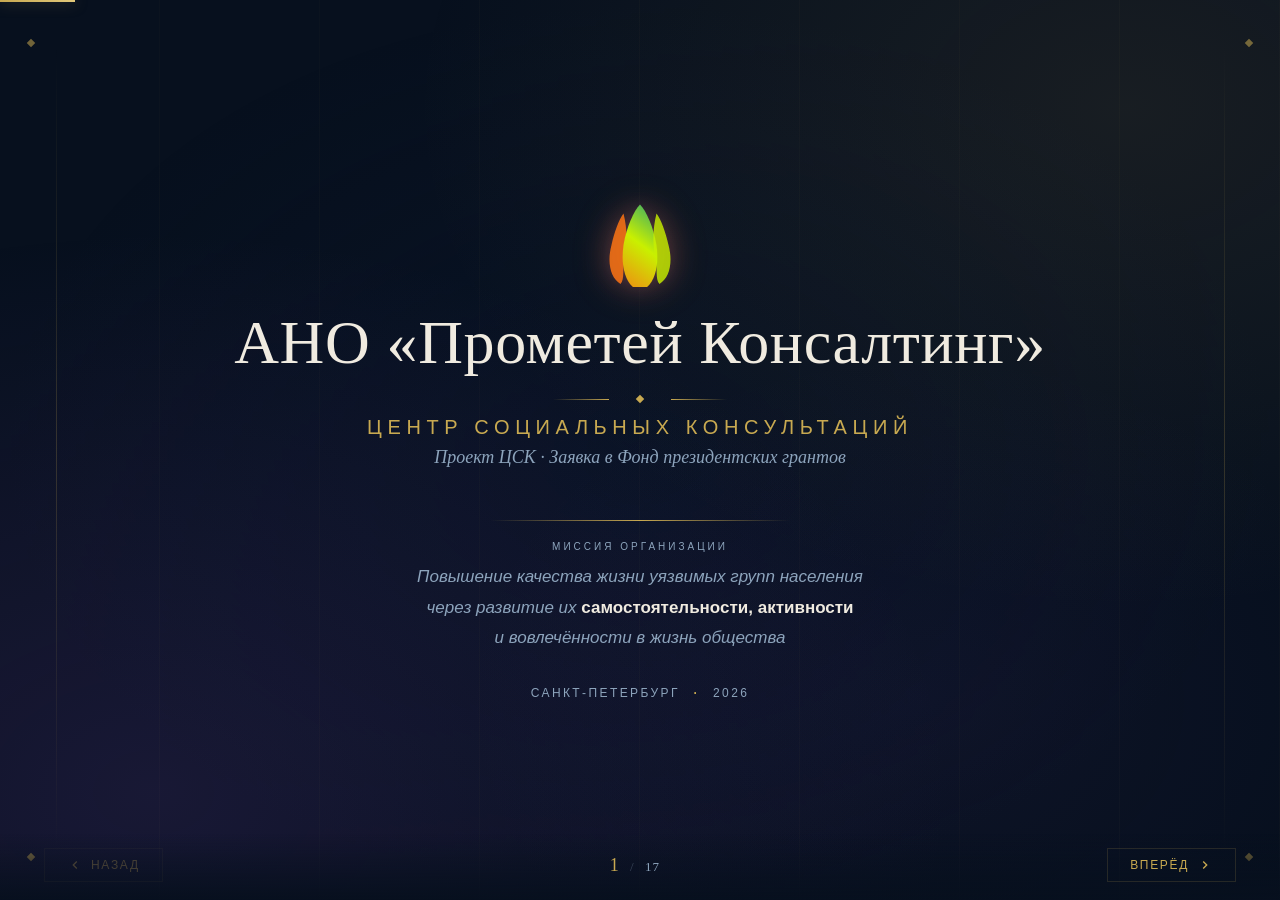
<file: presentation_v2.html>
<!DOCTYPE html>
<html lang="ru">
<head>
<meta charset="UTF-8">
<meta name="viewport" content="width=device-width, initial-scale=1.0">
<title>ЦСК — АНО «Прометей Консалтинг» · 2026</title>
<style>
*, *::before, *::after { box-sizing: border-box; margin: 0; padding: 0; }

:root {
  --bg:         #07101e;
  --bg-alt:     #0c1828;
  --gold:       #c8a951;
  --gold-light: #e2c97a;
  --gold-dim:   rgba(200, 169, 81, 0.22);
  --gold-glow:  rgba(200, 169, 81, 0.08);
  --purple:       #6b3fa0;
  --purple-light: #9b6fd4;
  --purple-dim:   rgba(107, 63, 160, 0.20);
  --purple-glow:  rgba(107, 63, 160, 0.10);
  --white:      #f0ebe0;
  --grey:       #8da4bc;
  --grey-dim:   rgba(141, 164, 188, 0.25);
  --card-bg:    rgba(255,255,255,0.032);
  --card-border:rgba(200, 169, 81, 0.16);
  --font-d: 'Palatino Linotype', 'Book Antiqua', Palatino, Georgia, serif;
  --font-b: 'Optima', 'Candara', 'Gill Sans MT', 'Trebuchet MS', sans-serif;
}

html, body {
  width: 100%; height: 100%;
  overflow: hidden;
  background: var(--bg);
  font-family: var(--font-b);
  color: var(--white);
}

/* ── AMBIENT BACKGROUND ─────────────────────────────── */
body::before {
  content: '';
  position: fixed; inset: 0; z-index: 0; pointer-events: none;
  background:
    repeating-linear-gradient(90deg,
      transparent 0px, transparent 159px,
      rgba(200,169,81,0.022) 159px, rgba(200,169,81,0.022) 160px),
    radial-gradient(ellipse at 88% 12%, rgba(200,169,81,0.09) 0%, transparent 45%),
    radial-gradient(ellipse at 12% 88%, rgba(107,63,160,0.18) 0%, transparent 50%),
    radial-gradient(ellipse at 72% 78%, rgba(107,63,160,0.08) 0%, transparent 35%),
    radial-gradient(ellipse at 50% 50%, rgba(12,24,50,0.3) 0%, transparent 70%);
}

/* ── PROGRESS BAR ────────────────────────────────────── */
#progressBar {
  position: fixed; top: 0; left: 0; height: 2px; z-index: 200;
  background: linear-gradient(to right, var(--gold), var(--gold-light));
  box-shadow: 0 0 14px rgba(200,169,81,0.55);
  transition: width 0.45s cubic-bezier(.4,0,.2,1);
}

/* ── SLIDE SYSTEM ────────────────────────────────────── */
.presentation { position: fixed; inset: 0; z-index: 1; }

.slide {
  position: absolute; inset: 0;
  display: flex; flex-direction: column;
  justify-content: center; align-items: flex-start;
  padding: 56px 80px 80px;
  opacity: 0;
  transition: opacity 0.55s ease;
  pointer-events: none;
  overflow: hidden;
}
.slide.active { opacity: 1; pointer-events: all; }

/* ── NAVIGATION ──────────────────────────────────────── */
.nav {
  position: fixed; bottom: 0; left: 0; right: 0; z-index: 100;
  display: flex; align-items: center; justify-content: space-between;
  padding: 14px 44px 18px;
  background: linear-gradient(to top, rgba(7,16,30,0.97) 0%, transparent 100%);
}
.nav-btn {
  background: transparent;
  border: 1px solid var(--card-border);
  color: var(--gold);
  font-family: var(--font-b);
  font-size: 12px; letter-spacing: 0.14em; text-transform: uppercase;
  padding: 8px 22px; cursor: pointer;
  display: flex; align-items: center; gap: 8px;
  transition: all 0.22s;
}
.nav-btn:hover { background: var(--gold-glow); border-color: var(--gold); }
.nav-btn svg { width: 16px; height: 16px; fill: currentColor; }

.slide-counter {
  font-family: var(--font-d);
  font-size: 13px; color: var(--grey); letter-spacing: 0.08em;
}
.slide-counter .cur { color: var(--gold); font-size: 18px; }

/* ── DECORATORS ──────────────────────────────────────── */
.deco-line {
  display: block; height: 1px;
  background: linear-gradient(to right, var(--gold), transparent);
  margin: 14px 0;
}
.deco-label {
  font-size: 11px; letter-spacing: 0.28em; text-transform: uppercase;
  color: var(--gold); font-family: var(--font-b); margin-bottom: 10px;
}
.diamond { display: inline-block; width: 6px; height: 6px;
  background: var(--gold); transform: rotate(45deg); margin: 0 10px; }

/* ── TYPOGRAPHY ──────────────────────────────────────── */
.slide-label {
  font-size: 11px; letter-spacing: 0.3em; text-transform: uppercase;
  color: var(--gold); margin-bottom: 14px;
}
h2.st {
  font-family: var(--font-d); font-size: clamp(26px,3.4vw,44px);
  font-weight: normal; color: var(--white); line-height: 1.12;
}
h2.st strong { color: var(--gold-light); }
.lead { font-size: 17px; line-height: 1.72; color: var(--grey); max-width: 680px; }
.lead strong { color: var(--white); }

/* ── LAYOUT HELPERS ──────────────────────────────────── */
.cb { width: 100%; max-width: 1120px; margin: 0 auto; }

.g2 { display: grid; grid-template-columns: 1fr 1fr; gap: 28px; width: 100%; }
.g3 { display: grid; grid-template-columns: repeat(3,1fr); gap: 16px; width: 100%; }
.g4 { display: grid; grid-template-columns: repeat(4,1fr); gap: 14px; width: 100%; }
.g-offset { display: grid; grid-template-columns: 2fr 3fr; gap: 44px; width: 100%; }

/* ── CARD ────────────────────────────────────────────── */
.card {
  background: var(--card-bg);
  border: 1px solid var(--card-border);
  padding: 20px 22px;
}
.card-label { font-size: 10px; letter-spacing: 0.25em; text-transform: uppercase; color: var(--gold); margin-bottom: 8px; }
.card-title { font-family: var(--font-d); font-size: 17px; color: var(--white); margin-bottom: 7px; line-height: 1.3; }
.card-body { font-size: 13px; color: var(--grey); line-height: 1.6; }

/* ── ELEGANT LIST ────────────────────────────────────── */
.el { list-style: none; padding: 0; }
.el li {
  display: flex; align-items: flex-start; gap: 13px;
  padding: 9px 0; border-bottom: 1px solid rgba(255,255,255,0.042);
  font-size: 15px; color: var(--grey); line-height: 1.55;
}
.el li:last-child { border-bottom: none; }
.el li::before { content: '◆'; color: var(--gold); font-size: 8px; margin-top: 5px; flex-shrink: 0; }
.el li strong { color: var(--white); }

/* ── STAT ────────────────────────────────────────────── */
.stat-huge {
  font-family: var(--font-d); font-size: clamp(80px,12vw,136px);
  color: var(--gold); line-height: 1; font-weight: normal; opacity: 0.82;
}

/* ── COMPARISON ──────────────────────────────────────── */
.comparison { display: grid; grid-template-columns: 1fr 1fr; gap: 0; width: 100%; margin-top: 22px; }
.comp-col { padding: 24px 28px; }
.comp-col.old { background: rgba(255,255,255,0.018); border: 1px solid rgba(255,255,255,0.07); opacity: 0.72; }
.comp-col.new { background: rgba(200,169,81,0.045); border: 1px solid var(--gold-dim); border-left: 3px solid var(--gold); }
.comp-label { font-size: 10px; letter-spacing: 0.25em; text-transform: uppercase; margin-bottom: 14px; }
.comp-col.old .comp-label { color: var(--grey); }
.comp-col.new .comp-label { color: var(--gold); }
.comp-list { list-style: none; font-size: 15px; line-height: 1.85; }
.comp-col.old .comp-list li::before { content: '✗  '; color: #c04040; font-size: 11px; }
.comp-col.new .comp-list li::before { content: '◆  '; color: var(--gold); font-size: 9px; }
.comp-col.old .comp-list { color: #7a8a9a; }
.comp-col.new .comp-list { color: var(--grey); }
.comp-col.new .comp-list li strong { color: var(--white); }

/* ── BLOCKQUOTE ──────────────────────────────────────── */
blockquote.pull {
  border-left: 3px solid var(--gold);
  padding: 14px 0 14px 26px;
  margin: 20px 0;
  font-family: var(--font-d); font-size: clamp(17px,2.1vw,24px);
  font-style: italic; color: var(--white); line-height: 1.5;
  max-width: 740px;
}

/* ── TABLE ───────────────────────────────────────────── */
table.pt { width: 100%; border-collapse: collapse; font-size: 14px; margin-top: 14px; }
table.pt th {
  text-align: left; padding: 9px 16px;
  font-size: 10px; letter-spacing: 0.22em; text-transform: uppercase;
  color: var(--gold); border-bottom: 1px solid var(--gold-dim);
  font-weight: normal; font-family: var(--font-b);
}
table.pt td {
  padding: 11px 16px; border-bottom: 1px solid rgba(255,255,255,0.038);
  color: var(--grey); vertical-align: top; line-height: 1.5;
}
table.pt td:first-child { color: var(--white); font-size: 15px; }
table.pt td:last-child { color: rgba(200,169,81,0.65); font-size: 13px; }
table.pt tr:hover td { background: rgba(200,169,81,0.035); }

/* ── METHOD GRID ─────────────────────────────────────── */
.method-grid { display: grid; grid-template-columns: 1fr 1fr; gap: 10px; width: 100%; margin-top: 14px; }
.method-item { display: flex; gap: 13px; padding: 13px 15px;
  background: var(--card-bg); border: 1px solid var(--card-border); align-items: flex-start; }
.method-num { font-family: var(--font-d); font-size: 22px; color: var(--gold);
  opacity: 0.38; line-height: 1; flex-shrink: 0; min-width: 26px; }
.method-name { font-size: 14px; color: var(--white); margin-bottom: 3px; font-weight: 500; }
.method-result { font-size: 12px; color: var(--grey); line-height: 1.4; }

/* ── SERVICE GRID ────────────────────────────────────── */
.service-grid { display: grid; grid-template-columns: repeat(3,1fr); gap: 8px; width: 100%; margin-top: 14px; }
.service-item {
  background: var(--card-bg); border: 1px solid var(--card-border);
  padding: 12px 14px; font-size: 13px; color: var(--grey);
  display: flex; align-items: center; gap: 10px;
}
.service-item::before { content: ''; display: block; width: 4px; height: 4px;
  background: var(--gold); transform: rotate(45deg); flex-shrink: 0; }

/* ── FUNDING BARS ────────────────────────────────────── */
.funding-items { display: flex; flex-direction: column; gap: 14px; width: 100%; margin-top: 18px; }
.funding-item { display: flex; flex-direction: column; gap: 6px; }
.funding-label { display: flex; justify-content: space-between; align-items: center; font-size: 15px; }
.funding-name { color: var(--white); }
.funding-tag { font-size: 10px; letter-spacing: 0.15em; text-transform: uppercase;
  color: var(--gold); background: var(--gold-glow); border: 1px solid var(--gold-dim); padding: 2px 8px; }
.funding-bar { height: 2px; background: rgba(255,255,255,0.06); }
.funding-bar-fill { height: 100%; background: linear-gradient(to right, var(--gold), var(--gold-light)); }

/* ── RISK GRID ───────────────────────────────────────── */
.risk-grid { display: grid; grid-template-columns: repeat(3,1fr); gap: 12px; width: 100%; margin-top: 18px; }
.risk-item { background: var(--card-bg); border: 1px solid var(--card-border); padding: 16px 18px; }
.risk-type { font-size: 10px; letter-spacing: 0.2em; text-transform: uppercase; color: var(--gold); margin-bottom: 6px; }
.risk-name { font-family: var(--font-d); font-size: 15px; color: var(--white); margin-bottom: 7px; }
.risk-solution { font-size: 12px; color: var(--grey); line-height: 1.55; }

/* ── TIMELINE ────────────────────────────────────────── */
.timeline { display: grid; grid-template-columns: repeat(3,1fr);
  gap: 0; width: 100%; margin-top: 28px; position: relative; }
.timeline::before { content: ''; position: absolute; top: 31px; left: 10%; right: 10%;
  height: 1px; background: linear-gradient(to right, var(--gold-dim), var(--gold), var(--gold-dim)); }
.timeline-item { display: flex; flex-direction: column; align-items: center; padding: 0 18px; text-align: center; }
.timeline-year { width: 62px; height: 62px; border: 2px solid var(--gold); border-radius: 50%;
  display: flex; align-items: center; justify-content: center;
  font-family: var(--font-d); font-size: 18px; color: var(--gold);
  background: var(--bg); position: relative; z-index: 1; margin-bottom: 14px; }
.timeline-title { font-family: var(--font-d); font-size: 16px; color: var(--white); margin-bottom: 10px; }
.timeline-items { list-style: none; font-size: 13px; color: var(--grey); text-align: left; line-height: 1.75; }
.timeline-items li::before { content: '— '; color: var(--gold); }

/* ── VS ROW ──────────────────────────────────────────── */
.vs-row { display: flex; gap: 14px; margin-top: 22px; justify-content: center; }
.vs-item { flex: 1; max-width: 300px; background: var(--card-bg);
  border: 1px solid var(--card-border); padding: 16px 18px; text-align: left; }
.vs-item.us { border-color: var(--gold); background: rgba(200,169,81,0.052); }
.vs-item-label { font-size: 10px; letter-spacing: 0.2em; text-transform: uppercase; color: var(--grey); margin-bottom: 7px; }
.vs-item.us .vs-item-label { color: var(--gold); }
.vs-item-name { font-family: var(--font-d); font-size: 15px; color: var(--white); margin-bottom: 6px; }
.vs-item-weak { font-size: 12px; color: rgba(255,100,100,0.55); line-height: 1.45; }
.vs-item.us .vs-item-weak { color: var(--gold); font-size: 13px; }

/* ── TITLE SLIDE ─────────────────────────────────────── */
.slide.title-slide {
  justify-content: center; align-items: center; text-align: center; padding: 60px;
}
.td { position: absolute; top: 0; bottom: 0; width: 56px;
  display: flex; flex-direction: column; justify-content: space-between; padding: 40px 0; }
.td.l { left: 28px; align-items: flex-start; }
.td.r { right: 28px; align-items: flex-end; }
.td-line { width: 1px; flex: 1; background: linear-gradient(to bottom, transparent, var(--gold-dim), transparent); margin: 0 auto; }
.td-dot { width: 6px; height: 6px; background: var(--gold); transform: rotate(45deg); opacity: 0.55; }

.title-slide .title-logo { margin-bottom: 18px; }
.title-slide .title-logo svg { filter: drop-shadow(0 0 18px rgba(200,100,20,0.45)) drop-shadow(0 0 8px rgba(107,63,160,0.3)); }
.title-slide h1 { font-family: var(--font-d); font-size: clamp(34px,5vw,62px);
  font-weight: normal; color: var(--white); line-height: 1.08; letter-spacing: 0.01em; margin-bottom: 10px; }
.title-slide .title-project { font-family: var(--font-b); font-size: clamp(14px,1.8vw,20px);
  letter-spacing: 0.28em; text-transform: uppercase; color: var(--gold); margin-bottom: 8px; }
.title-slide .subtitle { font-family: var(--font-d); font-size: clamp(13px,1.6vw,18px);
  color: var(--grey); font-weight: normal; font-style: italic; margin-bottom: 32px; }
.title-slide .mission-block { max-width: 620px; margin: 0 auto 32px; }
.title-slide .mission-label { font-size: 10px; letter-spacing: 0.3em; text-transform: uppercase; color: var(--grey); margin-bottom: 10px; }
.title-slide .mission-text { font-size: clamp(13px,1.6vw,17px); color: var(--grey); line-height: 1.8; font-style: italic; }
.title-slide .mission-text strong { color: var(--white); font-style: normal; }
.title-slide .meta { font-size: 12px; letter-spacing: 0.2em; text-transform: uppercase; color: var(--grey); }
.title-slide .meta strong { color: var(--gold); }

/* ── CLOSING SLIDE ───────────────────────────────────── */
.slide.closing { justify-content: center; align-items: center; text-align: center; padding: 60px; }
.closing .big-q { font-family: var(--font-d); font-size: clamp(19px,2.6vw,32px);
  font-style: italic; color: var(--white); max-width: 720px; line-height: 1.55; margin: 28px auto; }
.partner-badge { display: inline-flex; align-items: center; gap: 12px;
  border: 1px solid var(--card-border); padding: 11px 22px; margin-top: 18px;
  font-size: 14px; color: var(--grey); }

/* ── CHIP ────────────────────────────────────────────── */
.chip { display: inline-block; padding: 5px 12px; border: 1px solid var(--card-border); font-size: 13px; color: var(--grey); }

/* ── HR ACCENT ───────────────────────────────────────── */
.hr-gold { height: 1px; background: linear-gradient(to right, transparent, var(--gold), transparent); border: 0; }
.hr-left { height: 1px; background: linear-gradient(to right, var(--gold), transparent); border: 0; }

/* ── INFO RISK GRID ──────────────────────────────────── */
.info-risk-grid {
  display: grid; grid-template-columns: repeat(3,1fr); gap: 10px;
  width: 100%; margin-top: 16px;
}
.ir-item {
  background: var(--card-bg);
  border: 1px solid rgba(107,63,160,0.28);
  border-top: 2px solid var(--purple-light);
  padding: 14px 16px;
}
.ir-type {
  font-size: 10px; letter-spacing: 0.2em; text-transform: uppercase;
  color: var(--purple-light); margin-bottom: 5px;
}
.ir-name { font-family: var(--font-d); font-size: 14px; color: var(--white); margin-bottom: 7px; }
.ir-fix { font-size: 11.5px; color: var(--grey); line-height: 1.5; }
.ir-reco {
  display: grid; grid-template-columns: repeat(4,1fr); gap: 8px;
  margin-top: 16px;
}
.ir-reco-item {
  background: rgba(107,63,160,0.08);
  border: 1px solid rgba(107,63,160,0.22);
  padding: 10px 12px;
  display: flex; gap: 8px; align-items: flex-start;
}
.ir-reco-num {
  font-family: var(--font-d); font-size: 18px; color: var(--purple-light);
  opacity: 0.6; line-height: 1; flex-shrink: 0;
}
.ir-reco-text { font-size: 12px; color: var(--grey); line-height: 1.45; }

/* ── PROMO GRID (PR/GR/Бренд) ───────────────────────── */
.promo-grid {
  display: grid; grid-template-columns: 1fr 1fr; gap: 12px;
  width: 100%; margin-top: 16px;
}
.promo-item {
  background: var(--card-bg);
  border: 1px solid var(--card-border);
  padding: 18px 20px; position: relative; overflow: hidden;
}
.promo-item::before {
  content: ''; position: absolute; top: 0; left: 0; right: 0; height: 2px;
  background: linear-gradient(to right, var(--gold), var(--gold-light));
}
.promo-item.purple-accent::before {
  background: linear-gradient(to right, var(--purple), var(--purple-light));
}
.promo-tag {
  font-size: 9px; letter-spacing: 0.28em; text-transform: uppercase;
  color: var(--gold); margin-bottom: 6px;
}
.promo-item.purple-accent .promo-tag { color: var(--purple-light); }
.promo-title { font-family: var(--font-d); font-size: 16px; color: var(--white); margin-bottom: 10px; }
.promo-list { list-style: none; font-size: 12.5px; color: var(--grey); line-height: 1.65; }
.promo-list li::before { content: '◆  '; color: var(--gold); font-size: 7px; vertical-align: middle; }
.promo-item.purple-accent .promo-list li::before { color: var(--purple-light); }
.promo-kw {
  display: inline-block; font-size: 10px; letter-spacing: 0.12em;
  border: 1px solid var(--gold-dim); color: var(--gold);
  padding: 2px 7px; margin: 6px 4px 0 0;
}
.promo-item.purple-accent .promo-kw { border-color: var(--purple-dim); color: var(--purple-light); }

/* ══════════════════════════════════════════════════════
   MOBILE — всё до 768px
══════════════════════════════════════════════════════ */
@media (max-width: 768px) {

  /* Слайды: убираем fixed-height, разрешаем скролл */
  .slide {
    padding: 48px 20px 80px;
    justify-content: flex-start;
    overflow-y: auto;
    -webkit-overflow-scrolling: touch;
  }

  /* Скрываем декоративные колонки на мобиле */
  .td { display: none; }

  /* Заголовки */
  h2.st { font-size: clamp(22px, 6vw, 32px); }
  .slide-label { font-size: 10px; letter-spacing: 0.22em; }

  /* Все двух- трёх- четырёхколоночные сетки → 1 колонка */
  .g2, .g3, .g4, .g-offset,
  .method-grid, .service-grid,
  .risk-grid, .comparison,
  .info-risk-grid, .ir-reco, .promo-grid,
  .two-col { grid-template-columns: 1fr !important; gap: 12px; }

  /* Сравнение: убираем визуальное разделение */
  .comp-col.new { border-left: 3px solid var(--gold); }

  /* Огромная цифра поменьше */
  .stat-huge { font-size: clamp(64px, 18vw, 100px); }

  /* Карточки */
  .card { padding: 16px 16px; }

  /* Таблица партнёров: скролл по горизонтали */
  .pt { font-size: 12px; }
  .pt th, .pt td { padding: 8px 10px; }

  /* Таймлайн → вертикальный */
  .timeline {
    grid-template-columns: 1fr;
    gap: 24px;
  }
  .timeline::before { display: none; }
  .timeline-item { flex-direction: row; align-items: flex-start; gap: 16px; text-align: left; }
  .timeline-year { flex-shrink: 0; margin-bottom: 0; width: 48px; height: 48px; font-size: 16px; }
  .timeline-title { font-size: 15px; margin-bottom: 6px; }

  /* VS-ряд → колонка */
  .vs-row { flex-direction: column; align-items: stretch; }
  .vs-item { max-width: 100%; }

  /* Funding bars */
  .funding-items { margin-top: 12px; }

  /* Blockquote */
  blockquote.pull { font-size: clamp(15px, 4vw, 19px); padding-left: 18px; }

  /* Навигация */
  .nav { padding: 10px 16px 14px; }
  .nav-btn { padding: 8px 14px; font-size: 11px; }
  .slide-counter { font-size: 12px; }
  .slide-counter .cur { font-size: 16px; }

  /* Титульный слайд */
  .slide.title-slide { padding: 48px 24px 90px; justify-content: center; }
  .title-slide h1 { font-size: clamp(30px, 8vw, 46px); }
  .title-slide .subtitle { font-size: clamp(14px, 4vw, 20px); margin-bottom: 24px; }
  .title-slide .mission-text { font-size: 14px; }
  .title-slide .org-name { font-size: 10px; letter-spacing: 0.25em; }

  /* Финальный слайд */
  .closing .big-q { font-size: clamp(16px, 5vw, 22px); }
  .partner-badge { flex-direction: column; gap: 6px; text-align: center; font-size: 13px; padding: 12px 16px; }

  /* Оргсхема: уменьшаем узлы */
  .cb [style*="padding:12px 52px"] { padding: 10px 24px !important; font-size: 15px !important; }
  .cb [style*="padding:10px 40px"] { padding: 10px 18px !important; font-size: 14px !important; }

  /* Chips */
  .chip { font-size: 12px; padding: 4px 10px; }

  /* Elegant list */
  .el li { font-size: 14px; }

  /* Service items */
  .service-item { font-size: 13px; }

  /* Method items */
  .method-name { font-size: 13px; }
  .method-result { font-size: 11px; }

  /* Risk items */
  .risk-grid { grid-template-columns: 1fr 1fr !important; gap: 10px; }
  .risk-name { font-size: 13px; }
  .risk-solution { font-size: 11px; }
}

/* Очень маленькие экраны (до 400px) */
@media (max-width: 400px) {
  .slide { padding: 44px 16px 76px; }
  .risk-grid { grid-template-columns: 1fr !important; }
  h2.st { font-size: 20px; }
}
</style>
</head>
<body>

<div id="progressBar"></div>

<div class="presentation">

<!-- ══════════════════════════════════════════════════
     СЛАЙД 1 — ТИТУЛЬНЫЙ
═══════════════════════════════════════════════════ -->
<section class="slide title-slide active" id="s1">
  <div class="td l"><div class="td-dot"></div><div class="td-line"></div><div class="td-dot"></div></div>
  <div class="td r"><div class="td-dot"></div><div class="td-line"></div><div class="td-dot"></div></div>

  <div class="title-logo">
    <svg width="72" height="87" viewBox="0 0 48 58" fill="none" xmlns="http://www.w3.org/2000/svg">
      <defs>
        <linearGradient id="fl-title" x1="2" y1="60" x2="46" y2="2" gradientUnits="userSpaceOnUse">
          <stop offset="0%"   stop-color="#F97316"/>
          <stop offset="52%"  stop-color="#c9f000"/>
          <stop offset="100%" stop-color="#0D9488"/>
        </linearGradient>
      </defs>
      <path d="M11 56 C4 52 2 41 5 30 C7 21 10 13 13 9 C15 17 16 27 14 37 C12 46 14 53 11 56Z" fill="#F97316" opacity="0.88"/>
      <path d="M24 61 C14 57 11 44 13 30 C15 18 20 7 24 3 C28 7 33 18 35 30 C37 44 34 57 24 61Z" fill="url(#fl-title)"/>
      <path d="M37 56 C34 53 36 46 34 37 C32 27 33 17 35 9 C38 13 41 21 43 30 C46 41 44 52 37 56Z" fill="#c9f000" opacity="0.82"/>
    </svg>
  </div>

  <h1>АНО «Прометей Консалтинг»</h1>

  <div style="display:flex;align-items:center;gap:18px;justify-content:center;margin:10px 0 14px">
    <div style="height:1px;width:56px;background:linear-gradient(to right,transparent,var(--gold))"></div>
    <div class="diamond"></div>
    <div style="height:1px;width:56px;background:linear-gradient(to left,transparent,var(--gold))"></div>
  </div>

  <div class="title-project">Центр Социальных Консультаций</div>
  <div class="subtitle">Проект ЦСК · Заявка в Фонд президентских грантов</div>

  <hr class="hr-gold" style="width:300px;margin:20px auto">

  <div class="mission-block">
    <div class="mission-label">Миссия организации</div>
    <div class="mission-text">
      Повышение качества жизни уязвимых групп населения<br>
      через развитие их <strong>самостоятельности, активности</strong><br>
      и вовлечённости в жизнь общества
    </div>
  </div>

  <div class="meta">
    Санкт-Петербург <strong style="margin:0 8px">·</strong> 2026
  </div>
</section>


<!-- ══════════════════════════════════════════════════
     СЛАЙД 2 — ПРОБЛЕМА И АКТУАЛЬНОСТЬ
═══════════════════════════════════════════════════ -->
<section class="slide" id="s2">
  <div class="cb">
    <div class="slide-label">Актуальность и проблематика</div>

    <div class="g-offset" style="align-items:center">
      <div>
        <div style="font-family:var(--font-d);font-size:clamp(20px,2.8vw,32px);color:var(--white);line-height:1.45;margin-bottom:24px">
          Традиционная социальная помощь<br>решает проблему сегодня —<br>
          и <strong style="color:var(--gold)">воспроизводит её завтра.</strong>
        </div>
        <div style="font-family:var(--font-d);font-size:clamp(22px,3vw,38px);color:var(--white);font-style:italic;line-height:1.3;margin-top:8px">
          Как разорвать этот круг?
        </div>
      </div>

      <div>
        <h2 class="st" style="margin-bottom:20px">Где сломана<br><strong>система?</strong></h2>
        <hr class="hr-left" style="width:70px;margin-bottom:20px">
        <ul class="el">
          <li><strong>Пассивная помощь</strong> — проблему решают вместо клиента, не с ним</li>
          <li><strong>Разовый эффект</strong> — нет устойчивого, долгосрочного результата</li>
          <li><strong>Нет комплексности</strong> — психологические, правовые и социальные задачи решаются раздельно</li>
          <li><strong>Стигматизация</strong> — человек не становится активным участником своей жизни</li>
          <li><strong>Дефицит охвата</strong> — особо уязвимые группы (ветераны СВО, семьи погибших) остаются без системной поддержки</li>
        </ul>
      </div>
    </div>
  </div>
</section>


<!-- ══════════════════════════════════════════════════
     СЛАЙД 3 — НАШ ОТВЕТ
═══════════════════════════════════════════════════ -->
<section class="slide" id="s3">
  <div class="cb">
    <div class="slide-label">Наш подход</div>
    <h2 class="st">Активизация, а не<br><strong>пассивная опека</strong></h2>
    <hr class="hr-left" style="width:80px;margin:14px 0 24px">

    <div class="comparison">
      <div class="comp-col old">
        <div class="comp-label">Традиционный подход</div>
        <ul class="comp-list">
          <li>Помогают <em>вместо</em> клиента</li>
          <li>Разовая консультация без сопровождения</li>
          <li>Клиент — пассивный получатель услуги</li>
          <li>Стандартизированные программы</li>
          <li>Формируется зависимость от помощи</li>
        </ul>
      </div>
      <div class="comp-col new">
        <div class="comp-label">Подход ЦСК — Активизация</div>
        <ul class="comp-list">
          <li>Даём <strong>инструменты</strong> — клиент решает сам</li>
          <li><strong>Системное сопровождение</strong> на всём пути</li>
          <li>Клиент — <strong>активный участник</strong> процесса</li>
          <li><strong>Индивидуальный план</strong> активизации</li>
          <li>Устойчивая <strong>самостоятельность</strong> как результат</li>
        </ul>
      </div>
    </div>

    <blockquote class="pull" style="margin-top:22px">
      «Мы решаем проблемы, но не за вас — помогаем научиться решать их самостоятельно.»
    </blockquote>
  </div>
</section>


<!-- ══════════════════════════════════════════════════
     СЛАЙД 4 — ЦЕЛЕВЫЕ ГРУППЫ
═══════════════════════════════════════════════════ -->
<section class="slide" id="s4">
  <div class="cb">
    <div class="slide-label">Целевые группы</div>
    <h2 class="st">Кому мы помогаем</h2>
    <hr class="hr-left" style="width:70px;margin-bottom:22px">

    <div class="g4">
      <div class="card">
        <div class="card-label">Группа I</div>
        <div class="card-title">Ветераны и семьи</div>
        <div class="card-body">
          Ветераны боевых действий, семьи погибших и без вести пропавших
          в ходе СВО — реабилитация и сопровождение
        </div>
      </div>
      <div class="card">
        <div class="card-label">Группа II</div>
        <div class="card-title">Пожилые и люди с инвалидностью</div>
        <div class="card-body">
          Поддержка самостоятельности, социальная адаптация,
          правовое просвещение и защита прав
        </div>
      </div>
      <div class="card">
        <div class="card-label">Группа III</div>
        <div class="card-title">Семьи в трудной ситуации</div>
        <div class="card-body">
          Одинокие отцы и матери, семьи в кризисных
          жизненных обстоятельствах, вопросы обучения и трудоустройства
        </div>
      </div>
      <div class="card">
        <div class="card-label">Группа IV</div>
        <div class="card-title">Молодёжь из групп риска</div>
        <div class="card-body">
          Профилактика девиантного поведения, профориентация,
          самореализация и развитие гражданской активности
        </div>
      </div>
    </div>

    <div style="margin-top:18px;padding:13px 20px;background:var(--card-bg);border-left:3px solid var(--gold);">
      <span style="font-size:12px;color:var(--gold);letter-spacing:0.1em;text-transform:uppercase;margin-right:10px">Терапевтические мишени ЦСК</span>
      <span style="font-size:13px;color:var(--grey)">неустроенность · алкоголизм · наркомания · семейные конфликты · жилищные проблемы · трудоустройство · самореализация</span>
    </div>
  </div>
</section>


<!-- ══════════════════════════════════════════════════
     СЛАЙД 5 — МЕТОДОЛОГИЯ
═══════════════════════════════════════════════════ -->
<section class="slide" id="s5">
  <div class="cb">
    <div class="slide-label">Методология</div>
    <h2 class="st">Комплекс услуг ЦСК</h2>
    <div style="font-size:14px;color:var(--grey);margin:8px 0 18px">
      Научная и методическая поддержка:
      <strong style="color:var(--white)">СПбГУ</strong>
      — социальная клиника, медиаторы, психологи, студенты-практиканты
    </div>

    <div class="service-grid">
      <div class="service-item">Психодиагностика</div>
      <div class="service-item">Развитие личности</div>
      <div class="service-item">Психокоррекция</div>
      <div class="service-item">Профориентация</div>
      <div class="service-item">Семейная психотерапия</div>
      <div class="service-item">Юридическое и правовое просвещение</div>
      <div class="service-item">Тренинги, семинары, лекции</div>
      <div class="service-item">Медиация</div>
      <div class="service-item">Бытовая конфликтология</div>
      <div class="service-item">Профилактика девиаций</div>
      <div class="service-item">Работа с общественными объединениями</div>
      <div class="service-item">Социальное проектирование</div>
      <div class="service-item">Взаимодействие с органами власти</div>
    </div>

    <div style="margin-top:14px;display:flex;gap:12px;flex-wrap:wrap">
      <div style="padding:10px 16px;background:var(--card-bg);border:1px solid var(--card-border);font-size:13px;color:var(--grey);display:flex;align-items:center;gap:8px">
        <span style="color:var(--gold)">◆</span><strong style="color:var(--white)">Телефон доверия</strong> · служба немедленного реагирования
      </div>
      <div style="padding:10px 16px;background:var(--card-bg);border:1px solid var(--card-border);font-size:13px;color:var(--grey);display:flex;align-items:center;gap:8px">
        <span style="color:var(--gold)">◆</span><strong style="color:var(--white)">Онлайн-платформа</strong> · доступ к услугам 24/7
      </div>
      <div style="padding:10px 16px;background:var(--card-bg);border:1px solid var(--card-border);font-size:13px;color:var(--grey);display:flex;align-items:center;gap:8px">
        <span style="color:var(--gold)">◆</span><strong style="color:var(--white)">Группы поддержки</strong> · отдельное помещение, куратор
      </div>
    </div>
  </div>
</section>


<!-- ══════════════════════════════════════════════════
     СЛАЙД 6 — ОРГАНИЗАЦИОННАЯ СТРУКТУРА
═══════════════════════════════════════════════════ -->
<section class="slide" id="s6">
  <div class="cb">
    <div class="slide-label">Организация</div>
    <h2 class="st">Структура управления</h2>
    <div style="font-size:14px;color:var(--grey);margin-bottom:26px">
      Минимальная структура без дублирования — каждый элемент решает конкретную задачу
    </div>

    <div style="display:flex;flex-direction:column;align-items:center;gap:0">

      <!-- Директор -->
      <div style="background:rgba(200,169,81,0.1);border:1px solid var(--gold);
                  padding:12px 52px;font-family:var(--font-d);font-size:18px;
                  color:var(--gold-light);text-align:center;letter-spacing:0.04em">
        Директор
      </div>
      <div style="width:1px;height:20px;background:var(--gold-dim)"></div>

      <!-- Руководитель программ -->
      <div style="background:var(--card-bg);border:1px solid var(--card-border);
                  padding:10px 40px;font-size:16px;color:var(--white);text-align:center">
        Руководитель программ
      </div>
      <div style="width:1px;height:20px;background:var(--gold-dim)"></div>

      <!-- Горизонталь -->
      <div style="position:relative;display:flex;gap:14px">
        <div style="position:absolute;top:0;left:60px;right:60px;height:1px;
                    background:var(--gold-dim);transform:translateY(-1px)"></div>

        <div style="display:flex;flex-direction:column;align-items:center">
          <div style="width:1px;height:20px;background:var(--gold-dim)"></div>
          <div style="background:var(--card-bg);border:1px solid var(--card-border);
                      padding:10px 16px;font-size:13px;color:var(--grey);text-align:center">
            Специалисты по работе<br>с клиентами (×2–3)
          </div>
        </div>

        <div style="display:flex;flex-direction:column;align-items:center">
          <div style="width:1px;height:20px;background:var(--gold-dim)"></div>
          <div style="background:var(--card-bg);border:1px solid var(--card-border);
                      padding:10px 16px;font-size:13px;color:var(--grey);text-align:center">
            Координатор<br>волонтёров
          </div>
        </div>

        <div style="display:flex;flex-direction:column;align-items:center">
          <div style="width:1px;height:20px;background:var(--gold-dim)"></div>
          <div style="background:var(--card-bg);border:1px solid var(--card-border);
                      padding:10px 16px;font-size:13px;color:var(--grey);text-align:center">
            SMM-специалист
          </div>
        </div>
      </div>
    </div>

    <!-- Аутсорсинг -->
    <div style="margin-top:28px;display:flex;gap:12px;justify-content:center;flex-wrap:wrap">
      <div style="padding:8px 18px;border:1px dashed rgba(200,169,81,0.28);
                  font-size:13px;color:var(--grey);display:flex;align-items:center;gap:8px">
        <span style="color:var(--gold);opacity:.6">◇</span> Бухгалтерия — аутсорсинг
      </div>
      <div style="padding:8px 18px;border:1px dashed rgba(200,169,81,0.28);
                  font-size:13px;color:var(--grey);display:flex;align-items:center;gap:8px">
        <span style="color:var(--gold);opacity:.6">◇</span> Юридическое сопровождение — аутсорсинг
      </div>
      <div style="padding:8px 18px;border:1px dashed rgba(200,169,81,0.28);
                  font-size:13px;color:var(--grey);display:flex;align-items:center;gap:8px">
        <span style="color:var(--gold);opacity:.6">◇</span> IT-поддержка — аутсорсинг
      </div>
    </div>
  </div>
</section>


<!-- ══════════════════════════════════════════════════
     СЛАЙД 7 — АКТИВИЗАЦИЯ СОТРУДНИКОВ (ЭМПАУЭРМЕНТ)
═══════════════════════════════════════════════════ -->
<section class="slide" id="s7">
  <div class="cb">
    <div class="slide-label">Управление персоналом</div>
    <h2 class="st">Активизация сотрудников<br><strong>Эмпауэрмент</strong></h2>
    <hr class="hr-left" style="width:70px;margin-bottom:14px">

    <div class="method-grid">
      <div class="method-item">
        <div class="method-num">01</div>
        <div>
          <div class="method-name">Делегирование полномочий</div>
          <div class="method-result">Самостоятельность и ответственность каждого сотрудника</div>
        </div>
      </div>
      <div class="method-item">
        <div class="method-num">02</div>
        <div>
          <div class="method-name">Участие в принятии решений</div>
          <div class="method-result">Чувство причастности, рост инициативности</div>
        </div>
      </div>
      <div class="method-item">
        <div class="method-num">03</div>
        <div>
          <div class="method-name">Наставничество и коучинг</div>
          <div class="method-result">Быстрая адаптация, профессиональный рост</div>
        </div>
      </div>
      <div class="method-item">
        <div class="method-num">04</div>
        <div>
          <div class="method-name">Система внутреннего обучения</div>
          <div class="method-result">Новые навыки, повышение лояльности</div>
        </div>
      </div>
      <div class="method-item">
        <div class="method-num">05</div>
        <div>
          <div class="method-name">Конкурсы идей и проектных групп</div>
          <div class="method-result">Стимулирование креативности, выявление лидеров</div>
        </div>
      </div>
      <div class="method-item">
        <div class="method-num">06</div>
        <div>
          <div class="method-name">Гибкость в организации труда</div>
          <div class="method-result">Снижение выгорания, баланс работа–жизнь</div>
        </div>
      </div>
    </div>

    <div style="margin-top:14px;padding:12px 18px;background:var(--card-bg);
                border-left:3px solid var(--gold);font-size:14px;color:var(--grey)">
      <strong style="color:var(--white)">KPI команды:</strong>
      реализованные инициативы сотрудников
      <span style="color:var(--gold-dim);margin:0 8px">·</span>
      удовлетворённость клиентов
      <span style="color:var(--gold-dim);margin:0 8px">·</span>
      пройденные курсы самообучения
    </div>
  </div>
</section>


<!-- ══════════════════════════════════════════════════
     СЛАЙД 8 — АКТИВИЗАЦИЯ КЛИЕНТОВ
═══════════════════════════════════════════════════ -->
<section class="slide" id="s8">
  <div class="cb">
    <div class="slide-label">Работа с клиентами</div>
    <h2 class="st">Активизация клиентов</h2>
    <hr class="hr-left" style="width:70px;margin-bottom:20px">

    <div class="g2" style="align-items:start">
      <div>
        <div style="font-size:11px;letter-spacing:0.25em;text-transform:uppercase;color:var(--gold);margin-bottom:13px">Методы работы</div>
        <ul class="el">
          <li>Вовлечение клиента в разработку <strong>индивидуального плана</strong></li>
          <li><strong>Группы поддержки</strong> — отдельное помещение, сотрудник-куратор</li>
          <li>Обучение <strong>навыкам самообслуживания</strong></li>
          <li>Подробный <strong>социальный мониторинг</strong> территорий</li>
          <li>Служба <strong>немедленного реагирования</strong></li>
          <li>Работа с <strong>муниципальными советами</strong></li>
        </ul>
      </div>

      <div>
        <div style="font-size:11px;letter-spacing:0.25em;text-transform:uppercase;color:var(--gold);margin-bottom:13px">Форма оплаты — индивидуально</div>
        <div style="display:flex;flex-direction:column;gap:10px">
          <div style="padding:13px 16px;background:var(--card-bg);border:1px solid var(--card-border)">
            <div style="font-size:14px;color:var(--white);margin-bottom:4px">Частичная или полная оплата</div>
            <div style="font-size:12px;color:var(--grey)">исходя из статуса и возможностей клиента</div>
          </div>
          <div style="padding:13px 16px;background:var(--card-bg);border:1px solid var(--card-border)">
            <div style="font-size:14px;color:var(--white);margin-bottom:4px">«Отработка»</div>
            <div style="font-size:12px;color:var(--grey)">участие в общественных поручениях и делах организации</div>
          </div>
          <div style="padding:13px 16px;background:var(--card-bg);border:1px solid var(--card-border)">
            <div style="font-size:14px;color:var(--white);margin-bottom:4px">Волонтёрство</div>
            <div style="font-size:12px;color:var(--grey)">вовлечение в деятельность ЦСК как путь к активизации</div>
          </div>
        </div>
      </div>
    </div>
  </div>
</section>


<!-- ══════════════════════════════════════════════════
     СЛАЙД 9 — ФИНАНСИРОВАНИЕ
═══════════════════════════════════════════════════ -->
<section class="slide" id="s9">
  <div class="cb">
    <div class="slide-label">Финансовая модель</div>
    <h2 class="st">Финансирование<br>и фандрайзинг</h2>
    <hr class="hr-left" style="width:70px;margin-bottom:20px">

    <div class="g2" style="align-items:start">
      <div>
        <div style="font-size:11px;letter-spacing:0.25em;text-transform:uppercase;color:var(--gold);margin-bottom:4px">Источники финансирования</div>
        <div class="funding-items">
          <div class="funding-item">
            <div class="funding-label">
              <span class="funding-name">Президентские гранты</span>
              <span class="funding-tag">Приоритет</span>
            </div>
            <div class="funding-bar"><div class="funding-bar-fill" style="width:88%"></div></div>
          </div>
          <div class="funding-item">
            <div class="funding-label">
              <span class="funding-name">Государственные субсидии</span>
              <span class="funding-tag">Стабильно</span>
            </div>
            <div class="funding-bar"><div class="funding-bar-fill" style="width:65%"></div></div>
          </div>
          <div class="funding-item">
            <div class="funding-label">
              <span class="funding-name">Частные пожертвования</span>
            </div>
            <div class="funding-bar"><div class="funding-bar-fill" style="width:40%"></div></div>
          </div>
          <div class="funding-item">
            <div class="funding-label">
              <span class="funding-name">Коммерческие услуги</span>
            </div>
            <div class="funding-bar"><div class="funding-bar-fill" style="width:28%"></div></div>
          </div>
        </div>
        <div style="margin-top:12px;font-size:12px;color:var(--grey)">
          Коммерческие услуги: тренинги для бизнеса по инклюзии и управлению разнообразием
        </div>
      </div>

      <div>
        <div style="font-size:11px;letter-spacing:0.25em;text-transform:uppercase;color:var(--gold);margin-bottom:13px">Стратегия устойчивости</div>
        <ul class="el">
          <li><strong>Диверсификация</strong> — несколько независимых источников снижают риск</li>
          <li><strong>Резервный фонд</strong> — защита от кассовых разрывов</li>
          <li><strong>Специалист по грантам</strong> — выделяется при нескольких активных грантах</li>
          <li><strong>Работа с муниципалитетами</strong> — доступ к городским субсидиям СПб</li>
        </ul>

        <div style="margin-top:16px;padding:13px 16px;background:rgba(200,169,81,0.06);
                    border:1px solid var(--gold-dim);font-size:13px;color:var(--grey)">
          Фонд президентских грантов:
          приоритет — <strong style="color:var(--white)">поддержка уязвимых групп</strong>
          и развитие социальных инноваций
        </div>
      </div>
    </div>
  </div>
</section>


<!-- ══════════════════════════════════════════════════
     СЛАЙД 10 — PR · GR · БРЕНД
═══════════════════════════════════════════════════ -->
<section class="slide" id="s10">
  <div class="cb">
    <div class="slide-label">Коммуникации и позиционирование</div>
    <h2 class="st">PR · GR · Бренд-менеджмент</h2>
    <hr class="hr-left" style="width:70px;margin-bottom:20px">

    <div class="g2" style="align-items:start;gap:32px">
      <div>
        <div style="font-size:10px;letter-spacing:0.25em;text-transform:uppercase;color:var(--gold);margin-bottom:12px">PR — Связи с общественностью</div>
        <ul class="el" style="margin-bottom:18px">
          <li>СМИ: <strong>Фонтанка, Бумага, Мой Район</strong>, радио и ТВ</li>
          <li>Сторителлинг — истории успеха клиентов (с согласия)</li>
          <li>Открытые дни, партнёрские мероприятия</li>
        </ul>

        <div style="font-size:10px;letter-spacing:0.25em;text-transform:uppercase;color:var(--gold);margin-bottom:12px">GR — Взаимодействие с властью</div>
        <ul class="el">
          <li>Комитет по социальной политике Санкт-Петербурга</li>
          <li>Районные администрации, ОСЗН, профильные комитеты</li>
          <li>Рабочие группы и общественные советы при органах власти</li>
          <li>Программы поддержки социально ориентированных НКО</li>
        </ul>
      </div>

      <div>
        <div style="font-size:10px;letter-spacing:0.25em;text-transform:uppercase;color:var(--gold);margin-bottom:12px">Позиционирование и УТП</div>

        <div style="background:rgba(200,169,81,0.05);border:1px solid var(--gold-dim);
                    padding:18px 20px;margin-bottom:16px">
          <div style="font-size:12px;color:var(--grey);margin-bottom:7px">Уникальное торговое предложение</div>
          <div style="font-family:var(--font-d);font-size:18px;color:var(--white);line-height:1.4">
            НКО как платформа для развития<br>самостоятельности
          </div>
        </div>

        <div style="font-size:10px;letter-spacing:0.2em;text-transform:uppercase;color:var(--grey);margin-bottom:10px">Ценности организации</div>
        <div style="display:flex;gap:8px;flex-wrap:wrap;margin-bottom:16px">
          <span class="chip">Доверие</span>
          <span class="chip">Партнёрство</span>
          <span class="chip">Развитие</span>
          <span class="chip">Открытость</span>
        </div>

        <div style="font-size:10px;letter-spacing:0.2em;text-transform:uppercase;color:var(--grey);margin-bottom:8px">Работа с негативом</div>
        <div style="font-size:13px;color:var(--grey);line-height:1.6">
          Мониторинг упоминаний · ответ в течение
          <strong style="color:var(--white)">1–2 часов</strong> ·
          превентивный позитивный контент
        </div>
      </div>
    </div>
  </div>
</section>


<!-- ══════════════════════════════════════════════════
     СЛАЙД 11 — ПАРТНЁРСКАЯ ЭКОСИСТЕМА
═══════════════════════════════════════════════════ -->
<section class="slide" id="s11">
  <div class="cb">
    <div class="slide-label">Экосистема партнёрств</div>
    <h2 class="st">Партнёры и взаимодействие</h2>
    <hr class="hr-left" style="width:70px;margin-bottom:14px">

    <table class="pt">
      <thead>
        <tr>
          <th>Категория</th>
          <th>Организации</th>
          <th>Формат взаимодействия</th>
        </tr>
      </thead>
      <tbody>
        <tr>
          <td>Государственные<br><span style="font-size:11px;color:rgba(200,169,81,0.45)">и бюджетные</span></td>
          <td>КЦСОН, районные администрации, ОСЗН;<br>Общественная палата СПб;<br>Комитет семей воинов Отечества</td>
          <td>Совместные проекты · субсидии · обмен клиентами</td>
        </tr>
        <tr>
          <td>Образовательные</td>
          <td>СПбГУ, ГИПИСР, РГПУ им. Герцена;<br>ПСПбГМУ (Первый Мед);<br>Российское общество знания;<br>Центр профориентации «Вектор»</td>
          <td>Практика студентов · совместные исследования · методическая поддержка</td>
        </tr>
        <tr>
          <td>Медицинские</td>
          <td>Военно-медицинская академия;<br>Госпиталь ветеранов войн</td>
          <td>Реабилитация · совместное ведение случаев · консультации</td>
        </tr>
        <tr>
          <td>Общественные<br><span style="font-size:11px;color:rgba(200,169,81,0.45)">организации</span></td>
          <td>Фонд «Защитники Отечества»;<br>«Общее дело»; «Отцы России»</td>
          <td>Совместные программы · обмен целевыми группами</td>
        </tr>
        <tr>
          <td>Бизнес</td>
          <td>Банки, IT-компании, малый бизнес</td>
          <td>Корпоративное волонтёрство · <strong style="color:var(--gold)">интеллектуальное волонтёрство</strong> · спонсорство</td>
        </tr>
        <tr>
          <td>Медиа</td>
          <td>«Фонтанка», «Бумага», «Мой район»,<br>городские блогеры</td>
          <td>Информационная поддержка · сторителлинг · спецпроекты</td>
        </tr>
      </tbody>
    </table>

    <div style="margin-top:16px;padding:11px 18px;background:var(--card-bg);
                border-left:3px solid var(--gold);font-size:13px;color:var(--grey)">
      <strong style="color:var(--white)">Механизмы взаимодействия:</strong>
      совместные проекты · соглашения о сотрудничестве · обмен клиентами и экспертизой
    </div>
  </div>
</section>


<!-- ══════════════════════════════════════════════════
     СЛАЙД 12 — УПРАВЛЕНИЕ РИСКАМИ
═══════════════════════════════════════════════════ -->
<section class="slide" id="s12">
  <div class="cb">
    <div class="slide-label">Управление рисками</div>
    <h2 class="st">Риски и меры профилактики</h2>
    <hr class="hr-left" style="width:70px;margin-bottom:18px">

    <div class="risk-grid">
      <div class="risk-item">
        <div class="risk-type">Финансовый</div>
        <div class="risk-name">Нестабильность финансирования</div>
        <div class="risk-solution">Диверсификация источников, резервный фонд, развитие коммерческих услуг</div>
      </div>
      <div class="risk-item">
        <div class="risk-type">Кадровый</div>
        <div class="risk-name">Выгорание и текучесть</div>
        <div class="risk-solution">Система эмпауэрмента, профилактика выгорания, конкурентная оплата труда</div>
      </div>
      <div class="risk-item">
        <div class="risk-type">Организационный</div>
        <div class="risk-name">Операционные сбои</div>
        <div class="risk-solution">Долгосрочная аренда, облачный документооборот, IT-поддержка на аутсорсе</div>
      </div>
      <div class="risk-item">
        <div class="risk-type">Информационный</div>
        <div class="risk-name">Утечка данных клиентов</div>
        <div class="risk-solution">Политика ИБ, шифрование данных, разграничение доступа, ежегодный аудит</div>
      </div>
      <div class="risk-item">
        <div class="risk-type">Репутационный</div>
        <div class="risk-name">Негатив в социальных сетях</div>
        <div class="risk-solution">Мониторинг упоминаний, ответ в течение 1–2 ч, превентивный контент</div>
      </div>
      <div class="risk-item">
        <div class="risk-type">Клиентский</div>
        <div class="risk-name">Несоответствие ожиданиям</div>
        <div class="risk-solution">Предварительное информирование о принципах активизации, индивидуальный подход</div>
      </div>
    </div>
  </div>
</section>


<!-- ══════════════════════════════════════════════════
     СЛАЙД 12b — ИНФОРМАЦИОННЫЕ РИСКИ
═══════════════════════════════════════════════════ -->
<section class="slide" id="s12b">
  <div class="cb">
    <div class="slide-label">Информационная безопасность</div>
    <h2 class="st">Информационные риски</h2>
    <hr class="hr-left" style="width:70px;margin-bottom:16px">

    <div class="info-risk-grid">
      <div class="ir-item">
        <div class="ir-type">Конфиденциальность</div>
        <div class="ir-name">Утечка персональных данных</div>
        <div class="ir-fix">Шифрование хранилищ · разграничение прав доступа · защищённые каналы связи · инструктаж цифровой гигиены</div>
      </div>
      <div class="ir-item">
        <div class="ir-type">Киберугрозы</div>
        <div class="ir-name">Кибератаки и взломы</div>
        <div class="ir-fix">Лицензионный антивирус + файрвол · своевременные обновления ПО · регулярные резервные копии</div>
      </div>
      <div class="ir-item">
        <div class="ir-type">Человеческий фактор</div>
        <div class="ir-name">Ошибки сотрудников</div>
        <div class="ir-fix">Регламенты работы с информацией · двухфакторная аутентификация · обучение основам ИБ</div>
      </div>
      <div class="ir-item">
        <div class="ir-type">Инфраструктура</div>
        <div class="ir-name">Потеря / порча оборудования</div>
        <div class="ir-fix">Регулярное резервное копирование · часть копий в облаке или удалённом физическом хранилище</div>
      </div>
      <div class="ir-item">
        <div class="ir-type">Аутсорсинг</div>
        <div class="ir-name">Риски подрядчиков (IT, бухгалтерия)</div>
        <div class="ir-fix">Договор с пунктом о конфиденциальности · выбор подрядчиков с сертифицированными системами защиты</div>
      </div>
      <div class="ir-item" style="background:rgba(107,63,160,0.06);border-color:rgba(107,63,160,0.35);display:flex;flex-direction:column;justify-content:center">
        <div class="ir-type">Ключевое</div>
        <div class="ir-name" style="font-size:13px;line-height:1.5;color:var(--purple-light)">Для НКО, работающей с уязвимыми группами — информационные риски особенно критичны</div>
      </div>
    </div>

    <div class="ir-reco">
      <div class="ir-reco-item">
        <div class="ir-reco-num">01</div>
        <div class="ir-reco-text">Разработать и утвердить «Политику информационной безопасности»</div>
      </div>
      <div class="ir-reco-item">
        <div class="ir-reco-num">02</div>
        <div class="ir-reco-text">Назначить ответственного за ИБ (даже на полставки)</div>
      </div>
      <div class="ir-reco-item">
        <div class="ir-reco-num">03</div>
        <div class="ir-reco-text">Аудит информационной безопасности — не реже 1 раза в год</div>
      </div>
      <div class="ir-reco-item">
        <div class="ir-reco-num">04</div>
        <div class="ir-reco-text">Иметь план действий на случай инцидента — кто и что делает</div>
      </div>
    </div>
  </div>
</section>


<!-- ══════════════════════════════════════════════════
     СЛАЙД 13 — ДОРОЖНАЯ КАРТА
═══════════════════════════════════════════════════ -->
<section class="slide" id="s13">
  <div class="cb">
    <div class="slide-label">Стратегия развития</div>
    <h2 class="st">Дорожная карта — <strong>3 года</strong></h2>
    <hr class="hr-left" style="width:70px;margin-bottom:30px">

    <div class="timeline">
      <div class="timeline-item">
        <div class="timeline-year">I</div>
        <div class="timeline-title">Запуск<br><span style="font-size:13px;color:var(--grey)">6–12 месяцев</span></div>
        <ul class="timeline-items">
          <li>Государственная регистрация АНО</li>
          <li>Формирование команды ЦСК</li>
          <li>Первые клиенты и консультации</li>
          <li>Получение первых грантов</li>
          <li>Запуск партнёрства с СПбГУ</li>
        </ul>
      </div>
      <div class="timeline-item">
        <div class="timeline-year">II</div>
        <div class="timeline-title">Расширение<br><span style="font-size:13px;color:var(--grey)">12–24 месяца</span></div>
        <ul class="timeline-items">
          <li>Рост самостоятельности клиентов</li>
          <li>Охват новых целевых групп</li>
          <li>Расширение партнёрской сети</li>
          <li>Запуск онлайн-платформы</li>
          <li>Коммерческие тренинги для бизнеса</li>
        </ul>
      </div>
      <div class="timeline-item">
        <div class="timeline-year">III</div>
        <div class="timeline-title">Стабилизация<br><span style="font-size:13px;color:var(--grey)">24–36 месяцев</span></div>
        <ul class="timeline-items">
          <li>Устойчивое финансирование</li>
          <li>Масштабирование модели</li>
          <li>Репликация в других районах</li>
          <li>Региональное признание</li>
          <li>Долгосрочные стратегические альянсы</li>
        </ul>
      </div>
    </div>
  </div>
</section>


<!-- ══════════════════════════════════════════════════
     СЛАЙД 13b — СТРАТЕГИЯ ПРОДВИЖЕНИЯ / PR / GR
═══════════════════════════════════════════════════ -->
<section class="slide" id="s13b">
  <div class="cb">
    <div class="slide-label">Бренд · PR · GR · Репутация</div>
    <h2 class="st">Стратегия продвижения</h2>
    <hr class="hr-left" style="width:70px;margin-bottom:16px">

    <div class="promo-grid">

      <div class="promo-item">
        <div class="promo-tag">Бренд-менеджмент</div>
        <div class="promo-title">Позиционирование и визуальный стиль</div>
        <ul class="promo-list">
          <li>УТП: «НКО как платформа для развития самостоятельности»</li>
          <li>Принципы: эмпауэрмент + активизация</li>
          <li>Ценности: доверие · партнёрство · развитие · открытость</li>
          <li>Единый визуальный стиль: сайт, соцсети, печать</li>
        </ul>
        <div>
          <span class="promo-kw">эмпауэрмент</span>
          <span class="promo-kw">системный подход</span>
          <span class="promo-kw">устойчивый результат</span>
        </div>
      </div>

      <div class="promo-item">
        <div class="promo-tag">PR — Связи с общественностью</div>
        <div class="promo-title">Формирование имиджа и охват</div>
        <ul class="promo-list">
          <li>СМИ: «Фонтанка», «Бумага», «Мой район», радио, ТВ</li>
          <li>Сторителлинг: истории успеха клиентов, кейсы активизации</li>
          <li>Мероприятия: открытые дни, семинары для партнёров</li>
          <li>Ключевое сообщение: «Мы помогаем решать — не решаем за вас»</li>
        </ul>
        <div>
          <span class="promo-kw">Фонтанка</span>
          <span class="promo-kw">сторителлинг</span>
          <span class="promo-kw">открытые дни</span>
        </div>
      </div>

      <div class="promo-item purple-accent">
        <div class="promo-tag">GR — Взаимодействие с властью</div>
        <div class="promo-title">Государственная поддержка и субсидии</div>
        <ul class="promo-list">
          <li>Целевые: Комитет соцполитики СПб, районные администрации, ОСЗН</li>
          <li>Участие в гос. программах поддержки СО НКО</li>
          <li>Соглашения с муниципалитетами, рабочие группы</li>
          <li>Получение субсидий на социальные проекты</li>
        </ul>
        <div>
          <span class="promo-kw">субсидии</span>
          <span class="promo-kw">муниципалитеты</span>
          <span class="promo-kw">СО НКО</span>
        </div>
      </div>

      <div class="promo-item purple-accent">
        <div class="promo-tag">Репутация в digital-среде</div>
        <div class="promo-title">Мониторинг и работа с негативом</div>
        <ul class="promo-list">
          <li>Мониторинг упоминаний НКО в соцсетях и СМИ</li>
          <li>Ответ на негатив — в течение <strong style="color:var(--white)">1–2 часов</strong></li>
          <li>Эмпатия → конструктив → перевод в личные сообщения</li>
          <li>Профилактика: регулярный позитивный контент (отзывы, фотоотчёты)</li>
        </ul>
        <div>
          <span class="promo-kw">мониторинг</span>
          <span class="promo-kw">1–2 часа</span>
          <span class="promo-kw">превентивный контент</span>
        </div>
      </div>

    </div>
  </div>
</section>


<!-- ══════════════════════════════════════════════════
     СЛАЙД 14 — КОНКУРЕНТНОЕ ПРЕИМУЩЕСТВО
═══════════════════════════════════════════════════ -->
<section class="slide" id="s14">
  <div class="cb">
    <div class="slide-label">Конкурентное преимущество</div>
    <h2 class="st" style="margin-bottom:4px">Почему ЦСК</h2>
    <hr class="hr-left" style="width:60px;margin-bottom:14px">

    <blockquote class="pull">
      Системный подход + активизация потенциала сотрудников <em>и</em> клиентов
      = <strong style="font-style:normal">локальный синергетический эффект</strong>
    </blockquote>

    <div class="vs-row">
      <div class="vs-item">
        <div class="vs-item-label">Крупные федеральные фонды</div>
        <div class="vs-item-name">«Старость в радость», «Перспективы»</div>
        <div style="font-size:12px;color:var(--grey);line-height:1.45;margin-bottom:6px">
          Сила: узнаваемый бренд, крупные бюджеты
        </div>
        <div class="vs-item-weak">Ограничение: менее гибкие, стандартизированный подход, не работают с локальной спецификой</div>
      </div>
      <div class="vs-item">
        <div class="vs-item-label">Ресурсные центры для НКО</div>
        <div class="vs-item-name">Экспертная поддержка организаций</div>
        <div style="font-size:12px;color:var(--grey);line-height:1.45;margin-bottom:6px">
          Сила: глубокая экспертиза
        </div>
        <div class="vs-item-weak">Ограничение: не работают напрямую с конечными клиентами — населением</div>
      </div>
      <div class="vs-item us">
        <div class="vs-item-label">ЦСК · АНО «Прометей»</div>
        <div class="vs-item-name">Наш системный подход</div>
        <div class="vs-item-weak">
          Эмпауэрмент сотрудников + активизация клиентов ·
          Прямая работа с населением ·
          Наука + практика (СПбГУ) ·
          Гибкость и локальная укоренённость
        </div>
      </div>
    </div>
  </div>
</section>


<!-- ══════════════════════════════════════════════════
     СЛАЙД 15 — ИТОГОВЫЙ
═══════════════════════════════════════════════════ -->
<section class="slide closing" id="s15">
  <div class="td l"><div class="td-dot"></div><div class="td-line"></div><div class="td-dot"></div></div>
  <div class="td r"><div class="td-dot"></div><div class="td-line"></div><div class="td-dot"></div></div>

  <div style="font-size:12px;letter-spacing:0.34em;text-transform:uppercase;color:var(--gold)">АНО «Прометей Консалтинг»</div>

  <hr class="hr-gold" style="width:180px;margin:18px auto">

  <div class="big-q">
    «Помогаем людям стать самостоятельными —<br>
    это и есть настоящая социальная работа»
  </div>

  <hr class="hr-gold" style="width:180px;margin:18px auto">

  <div class="partner-badge">
    <span style="color:var(--gold)">◆</span>
    Научный и методический партнёр:
    <strong style="color:var(--white)">СПбГУ</strong>
    — социальная клиника, медиаторы, психологи, практиканты
  </div>

  <div style="margin-top:28px;font-size:13px;color:rgba(141,164,188,0.55);letter-spacing:0.06em">
    Центр Социальных Консультаций · Санкт-Петербург · 2026
  </div>
</section>

</div><!-- /presentation -->


<!-- ── NAVIGATION ──────────────────────────────────── -->
<div class="nav">
  <button class="nav-btn" id="prevBtn" onclick="go(-1)">
    <svg viewBox="0 0 24 24"><path d="M15.41 7.41L14 6l-6 6 6 6 1.41-1.41L10.83 12z"/></svg>
    Назад
  </button>

  <div class="slide-counter">
    <span class="cur" id="cur">1</span>
    <span style="margin:0 6px;opacity:.35">/</span>
    <span id="tot">17</span>
  </div>

  <button class="nav-btn" id="nextBtn" onclick="go(1)">
    Вперёд
    <svg viewBox="0 0 24 24"><path d="M10 6L8.59 7.41 13.17 12l-4.58 4.59L10 18l6-6z"/></svg>
  </button>
</div>


<script>
const slides = document.querySelectorAll('.slide');
const N = slides.length;
let cur = 0;

document.getElementById('tot').textContent = N;

function refresh() {
  const pct = ((cur + 1) / N) * 100;
  document.getElementById('progressBar').style.width = pct + '%';
  document.getElementById('cur').textContent = cur + 1;
  document.getElementById('prevBtn').style.opacity = cur === 0 ? '0.28' : '1';
  document.getElementById('nextBtn').style.opacity = cur === N - 1 ? '0.28' : '1';
}

function go(dir) {
  const nx = cur + dir;
  if (nx < 0 || nx >= N) return;
  slides[cur].classList.remove('active');
  cur = nx;
  slides[cur].classList.add('active');
  refresh();
}

function goTo(idx) {
  if (idx < 0 || idx >= N) return;
  slides[cur].classList.remove('active');
  cur = idx;
  slides[cur].classList.add('active');
  refresh();
}

document.addEventListener('keydown', e => {
  if (['ArrowRight','ArrowDown',' '].includes(e.key)) { e.preventDefault(); go(1); }
  else if (['ArrowLeft','ArrowUp'].includes(e.key)) { e.preventDefault(); go(-1); }
  else if (e.key === 'Home') { e.preventDefault(); goTo(0); }
  else if (e.key === 'End')  { e.preventDefault(); goTo(N-1); }
});

// touch / swipe
let tx = 0;
document.addEventListener('touchstart', e => { tx = e.touches[0].clientX; }, { passive: true });
document.addEventListener('touchend', e => {
  const dx = tx - e.changedTouches[0].clientX;
  if (Math.abs(dx) > 50) go(dx > 0 ? 1 : -1);
});

refresh();
</script>

</body>
</html>
</file>
